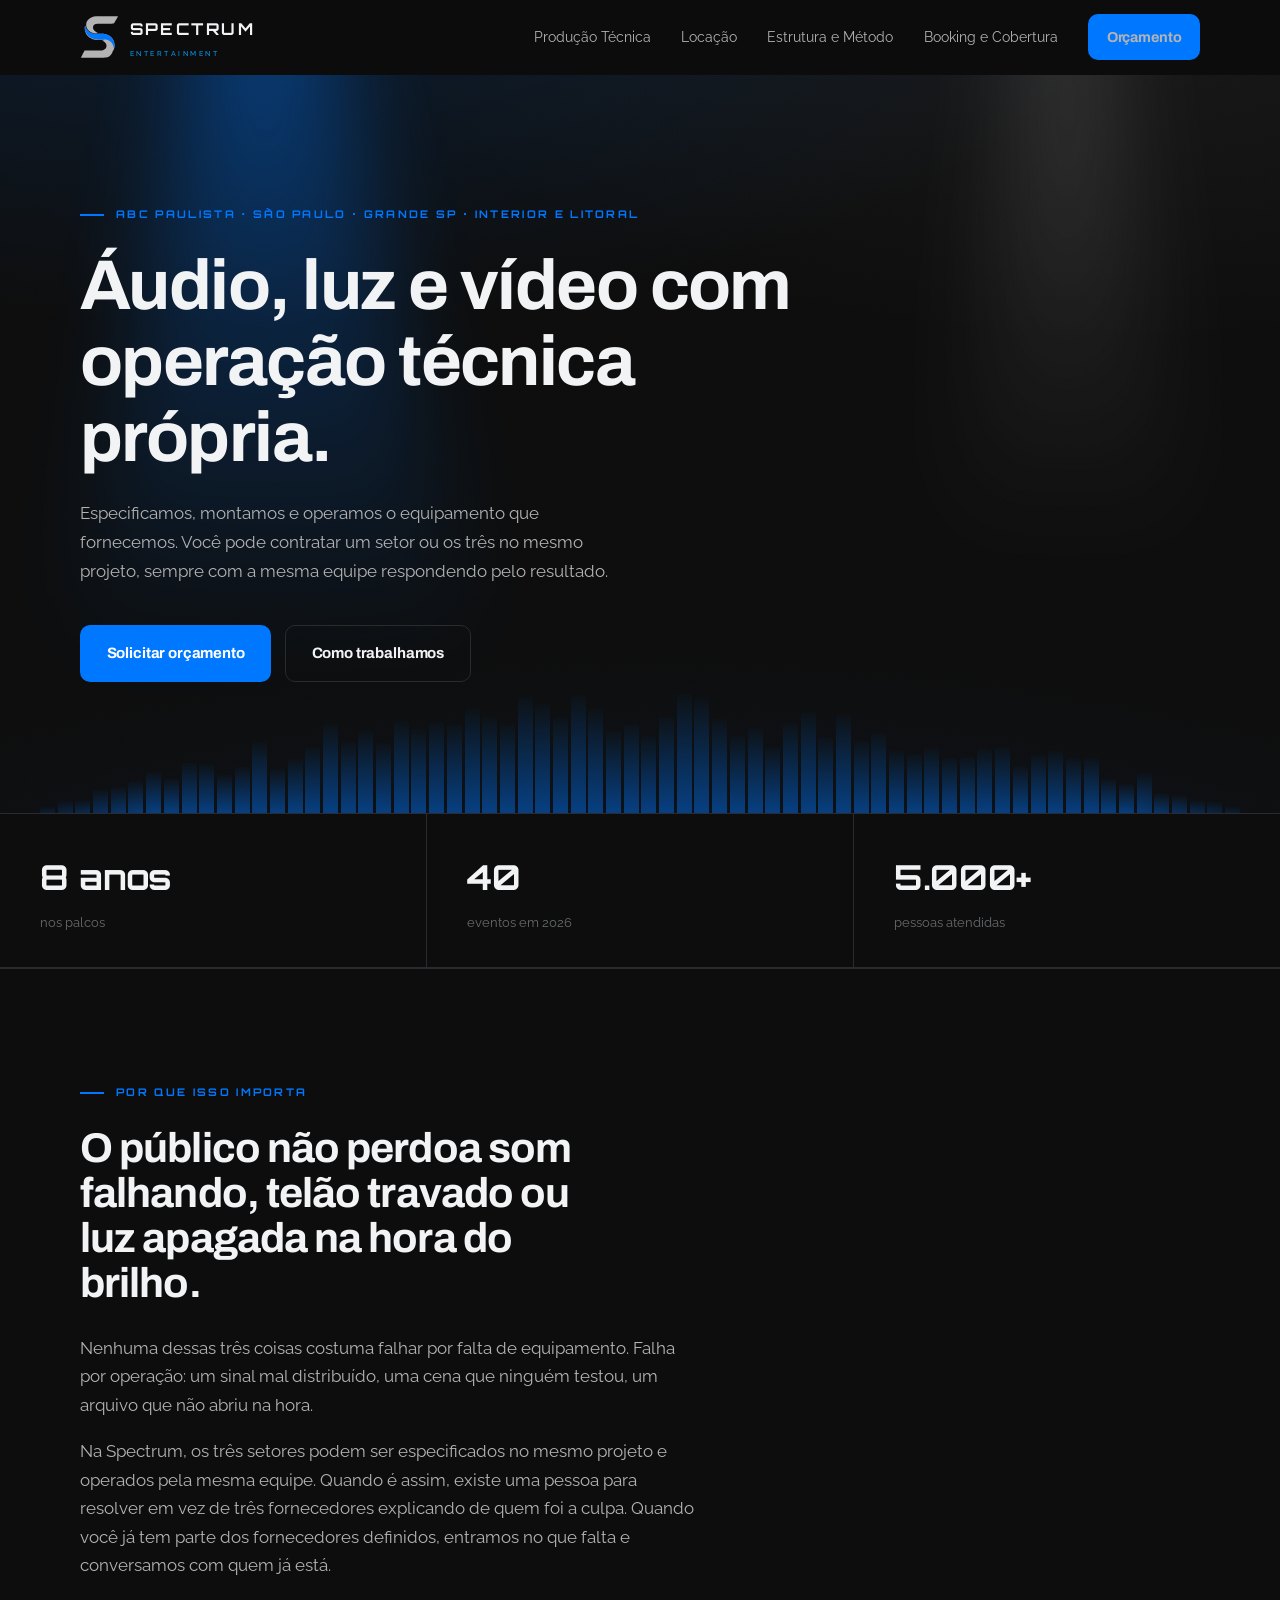
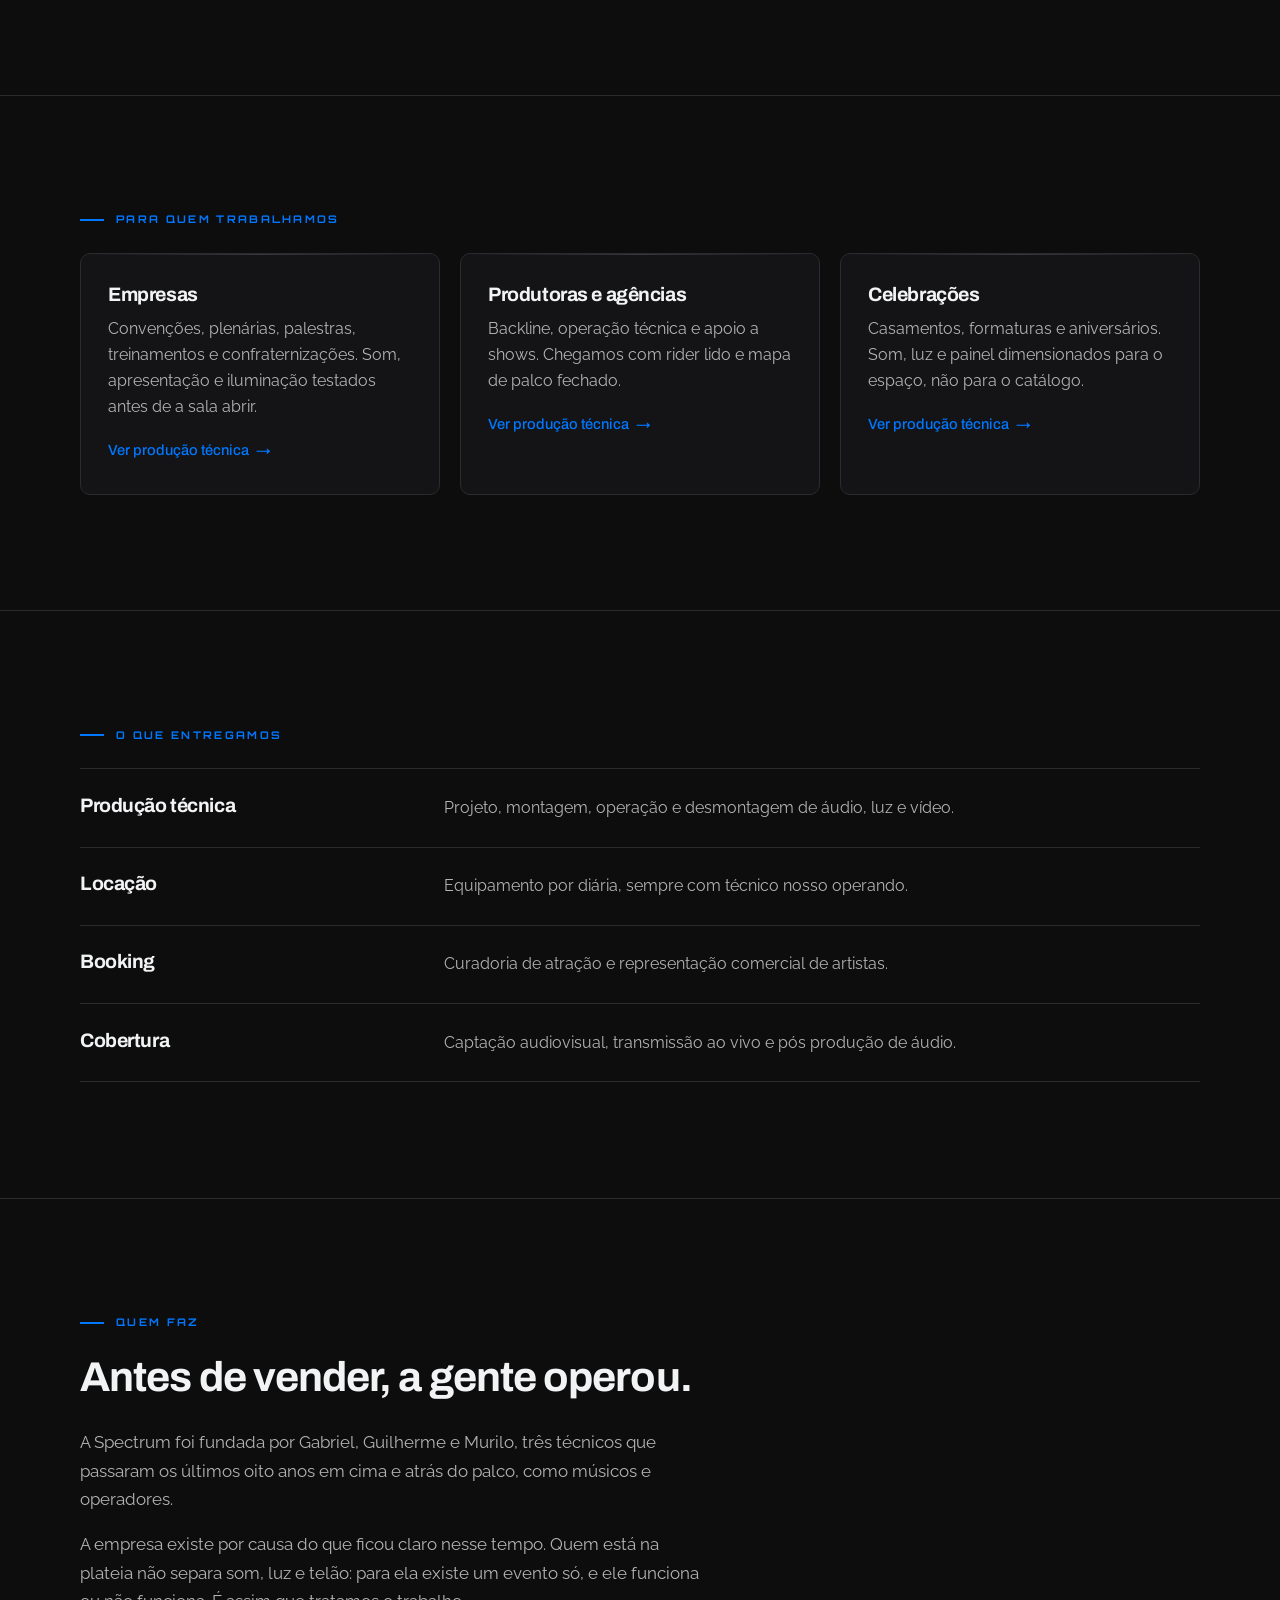
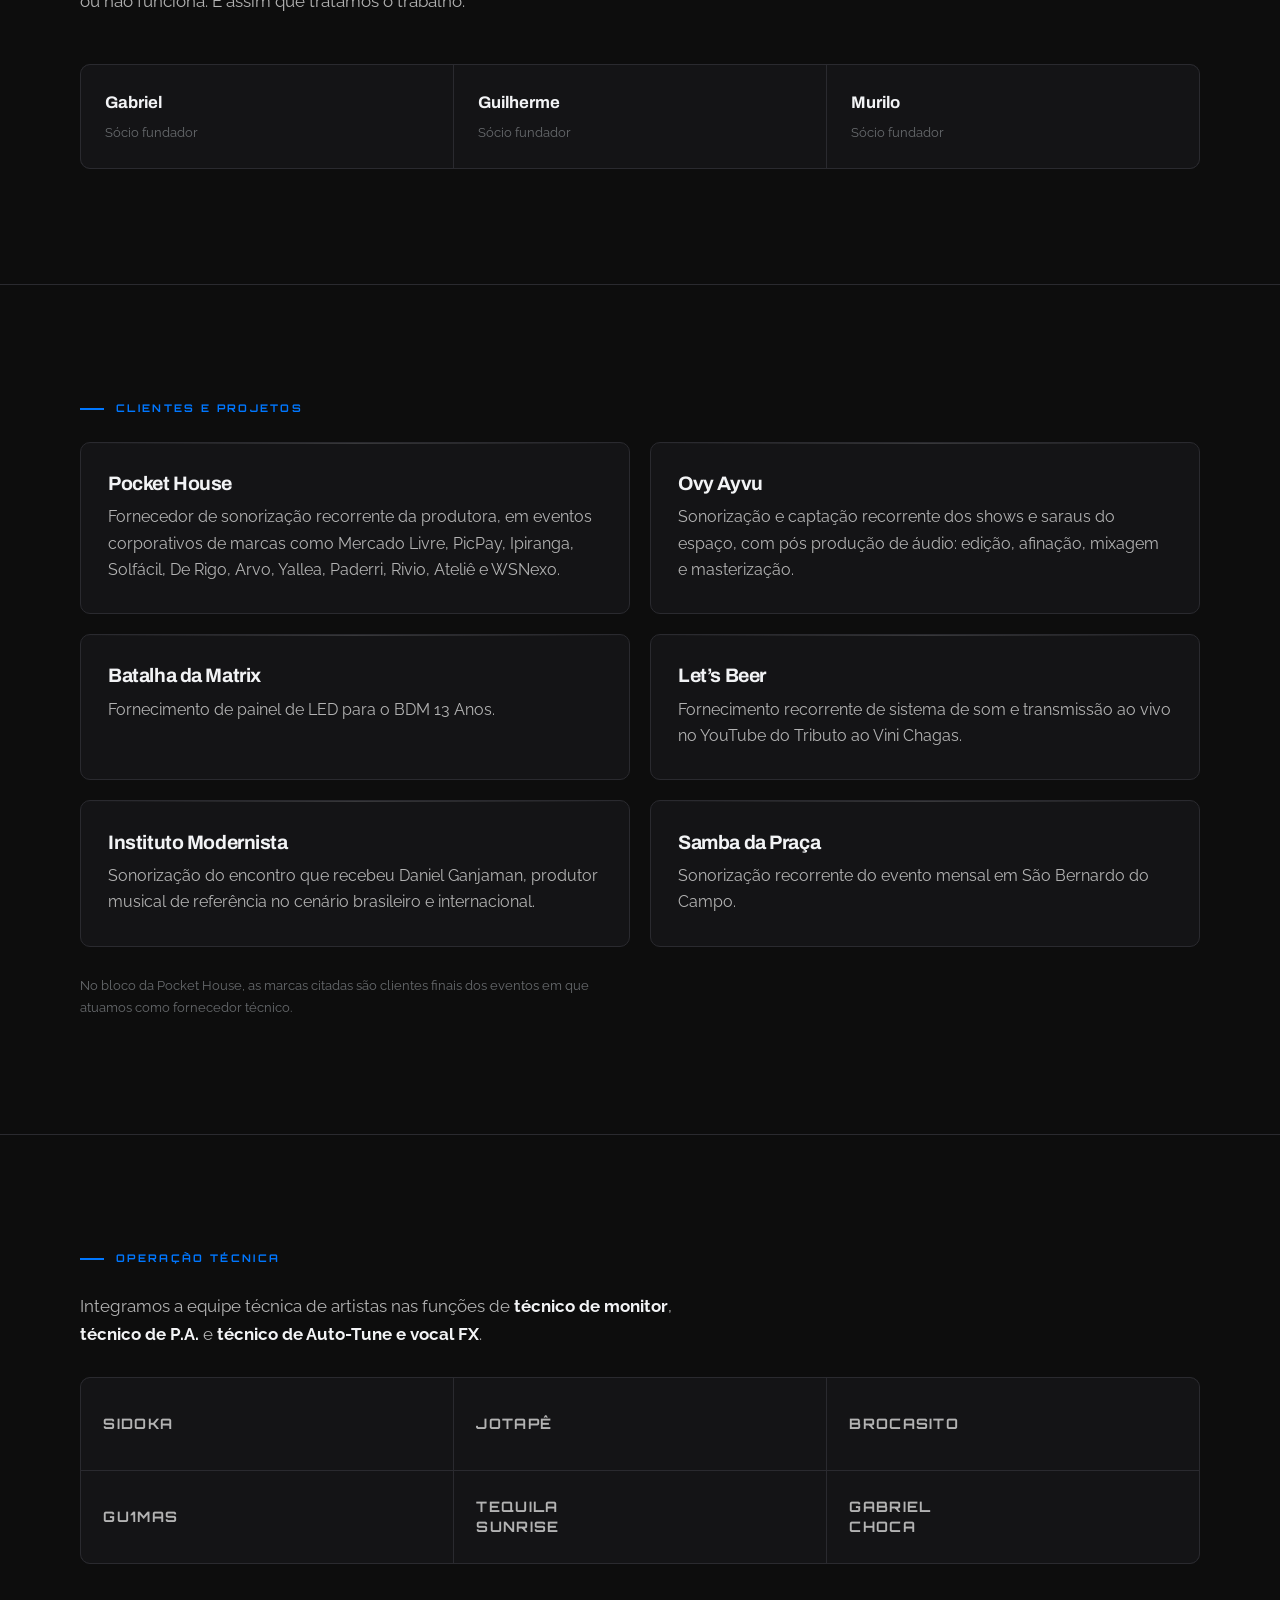
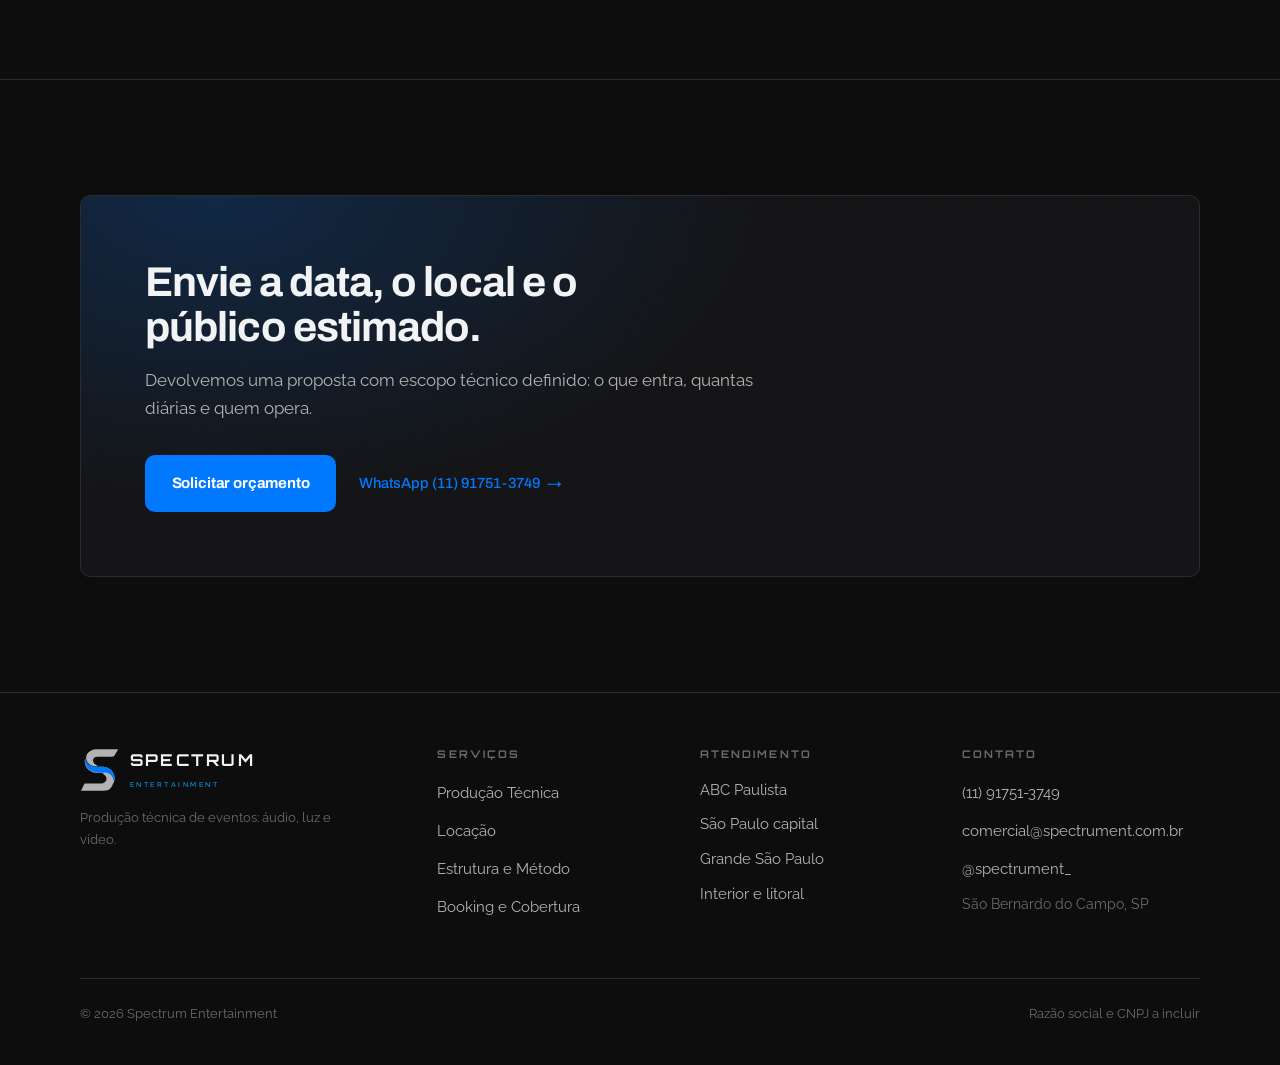
<file: index.html>
<!DOCTYPE html>
<html lang="pt-BR">
<head>
<meta charset="utf-8">
<meta name="viewport" content="width=device-width, initial-scale=1">
<title>Spectrum, produção técnica de eventos no ABC e em São Paulo</title>
<meta name="description" content="Áudio, luz e vídeo com operação técnica própria. Produção, locação, booking e cobertura no ABC Paulista, São Paulo, interior e litoral.">
<link rel="canonical" href="https://spectrument.com.br/">
<meta name="theme-color" content="#0D0D0D">

<meta property="og:type" content="website">
<meta property="og:title" content="Spectrum, produção técnica de eventos">
<meta property="og:description" content="Áudio, luz e vídeo com operação técnica própria.">
<meta property="og:url" content="https://spectrument.com.br/">
<meta property="og:locale" content="pt_BR">

<link rel="icon" href="assets/logo/spectrum-simbolo.svg" type="image/svg+xml">
<link rel="icon" href="assets/logo/icone-32.png" sizes="32x32">
<link rel="apple-touch-icon" href="assets/logo/icone-180.png">

<link rel="preconnect" href="https://fonts.googleapis.com">
<link rel="preconnect" href="https://fonts.gstatic.com" crossorigin>
<link href="https://fonts.googleapis.com/css2?family=Archivo:wght@500;700&family=Orbitron:wght@700&family=Raleway:wght@400;500&display=swap" rel="stylesheet">

<link rel="stylesheet" href="assets/css/styles.css">
<link rel="stylesheet" href="assets/css/media.css">

<script type="application/ld+json">
{
  "@context":"https://schema.org",
  "@type":"LocalBusiness",
  "name":"Spectrum Entertainment",
  "description":"Produção técnica de eventos: áudio, luz e vídeo, com operação própria.",
  "url":"https://spectrument.com.br/",
  "email":"comercial@spectrument.com.br",
  "telephone":"+5511917513749",
  "address":{"@type":"PostalAddress","addressLocality":"São Bernardo do Campo","addressRegion":"SP","addressCountry":"BR"},
  "areaServed":["ABC Paulista","São Paulo","Grande São Paulo","Interior de São Paulo","Litoral de São Paulo"]
}
</script>
</head>
<body>

<a href="#conteudo" class="sr">Pular para o conteúdo</a>

<!-- ================= CABEÇALHO ================= -->
<header class="topo">
  <div class="wrap topo__in">
    <a class="marca" href="index.html" aria-label="Spectrum Entertainment, página inicial">
      <span class="marca__simbolo" aria-hidden="true"></span>
      <span>
        <span class="marca__nome">SPECTRUM</span>
        <span class="marca__desc">Entertainment</span>
      </span>
    </a>

    <button class="menu-btn" aria-expanded="false" aria-controls="nav" aria-label="Abrir menu">
      <svg viewBox="0 0 24 24" fill="none" stroke="currentColor" stroke-width="1.8">
        <path d="M3 6h18M3 12h18M3 18h18"/>
      </svg>
    </button>

    <nav class="nav" id="nav" data-aberto="0">
      <a href="producao-tecnica.html">Produção Técnica</a>
      <a href="locacao.html">Locação</a>
      <a href="estrutura-e-metodo.html">Estrutura e Método</a>
      <a href="booking-e-cobertura.html">Booking e Cobertura</a>
      <a class="btn btn--primario btn--pequeno" href="contato.html">Orçamento</a>
    </nav>
  </div>
</header>

<main id="conteudo">

  <!-- ================= HERO ================= -->
  <section class="hero grao">
    <div class="wrap hero__in">
      <p class="rotulo">ABC Paulista · São Paulo · Grande SP · Interior e Litoral</p>
      <h1>Áudio, luz e vídeo com operação técnica própria.</h1>
      <p class="hero__sub">
        Especificamos, montamos e operamos o equipamento que fornecemos. Você pode
        contratar um setor ou os três no mesmo projeto, sempre com a mesma equipe
        respondendo pelo resultado.
      </p>
      <div class="hero__acoes">
        <a class="btn btn--primario" href="contato.html">Solicitar orçamento</a>
        <a class="btn btn--secundario" href="estrutura-e-metodo.html">Como trabalhamos</a>
      </div>
    </div>
    <div class="feixes" aria-hidden="true"><i></i><i></i></div>
    <div class="espectro" aria-hidden="true"></div>
  </section>

  <!-- ================= RÉGUA DE DADOS ================= -->
  <section class="dados" aria-label="Números da operação">
    <div><b>8 anos</b><span>nos palcos</span></div>
    <div><b>40</b><span>eventos em 2026</span></div>
    <div><b>5.000+</b><span>pessoas atendidas</span></div>
  </section>

  <!-- ================= O QUE COSTUMA DAR ERRADO ================= -->
  <section class="secao">
    <div class="wrap" data-revela>
      <p class="rotulo">Por que isso importa</p>
      <h2 style="font-size:var(--t-h2);max-width:22ch">
        O público não perdoa som falhando, telão travado ou luz apagada na hora do brilho.
      </h2>
      <div class="medida mt-m">
        <p style="color:var(--prata)">
          Nenhuma dessas três coisas costuma falhar por falta de equipamento. Falha por
          operação: um sinal mal distribuído, uma cena que ninguém testou, um arquivo que
          não abriu na hora.
        </p>
        <p style="color:var(--prata);margin-top:1.1rem">
          Na Spectrum, os três setores podem ser especificados no mesmo projeto e operados
          pela mesma equipe. Quando é assim, existe uma pessoa para resolver em vez de três
          fornecedores explicando de quem foi a culpa. Quando você já tem parte dos
          fornecedores definidos, entramos no que falta e conversamos com quem já está.
        </p>
      </div>
    </div>
  </section>

  <!-- ================= TRÊS PORTAS ================= -->
  <section class="secao">
    <div class="wrap">
      <p class="rotulo" data-revela>Para quem trabalhamos</p>
      <div class="grade grade--3" data-revela>

        <article class="card" id="porta-empresas">
          <h3>Empresas</h3>
          <p>Convenções, plenárias, palestras, treinamentos e confraternizações. Som,
             apresentação e iluminação testados antes de a sala abrir.</p>
          <a class="link-seta" href="producao-tecnica.html#empresas">Ver produção técnica</a>
        </article>

        <article class="card" id="porta-agencias">
          <h3>Produtoras e agências</h3>
          <p>Backline, operação técnica e apoio a shows. Chegamos com rider lido e mapa de
             palco fechado.</p>
          <a class="link-seta" href="producao-tecnica.html#agencias">Ver produção técnica</a>
        </article>

        <article class="card" id="porta-celebracoes">
          <h3>Celebrações</h3>
          <p>Casamentos, formaturas e aniversários. Som, luz e painel dimensionados para o
             espaço, não para o catálogo.</p>
          <a class="link-seta" href="producao-tecnica.html#celebracoes">Ver produção técnica</a>
        </article>

      </div>
    </div>
  </section>

  <!-- ================= SERVIÇOS ================= -->
  <section class="secao">
    <div class="wrap" data-revela>
      <p class="rotulo">O que entregamos</p>
      <ul class="lista-linhas">
        <li>
          <h3>Produção técnica</h3>
          <p>Projeto, montagem, operação e desmontagem de áudio, luz e vídeo.</p>
        </li>
        <li>
          <h3>Locação</h3>
          <p>Equipamento por diária, sempre com técnico nosso operando.</p>
        </li>
        <li>
          <h3>Booking</h3>
          <p>Curadoria de atração e representação comercial de artistas.</p>
        </li>
        <li>
          <h3>Cobertura</h3>
          <p>Captação audiovisual, transmissão ao vivo e pós produção de áudio.</p>
        </li>
      </ul>
    </div>
  </section>

  <!-- ================= ORIGEM ================= -->
  <section class="secao">
    <div class="wrap" data-revela>
      <p class="rotulo">Quem faz</p>
      <h2 style="font-size:var(--t-h2)">Antes de vender, a gente operou.</h2>
      <div class="medida mt-m">
        <p style="color:var(--prata)">
          A Spectrum foi fundada por Gabriel, Guilherme e Murilo, três técnicos que passaram
          os últimos oito anos em cima e atrás do palco, como músicos e operadores.
        </p>
        <p class="mt-s" style="color:var(--prata)">
          A empresa existe por causa do que ficou claro nesse tempo. Quem está na plateia não
          separa som, luz e telão: para ela existe um evento só, e ele funciona ou não
          funciona. É assim que tratamos o trabalho.
        </p>
      </div>

      <ul class="socios mt-l">
        <li><b>Gabriel</b><span>Sócio fundador</span></li>
        <li><b>Guilherme</b><span>Sócio fundador</span></li>
        <li><b>Murilo</b><span>Sócio fundador</span></li>
      </ul>
    </div>
  </section>

  <!-- ================= ONDE JÁ OPERAMOS ================= -->
  <section class="secao">
    <div class="wrap">
      <p class="rotulo" data-revela>Clientes e projetos</p>

      <div class="grade grade--2" data-revela>
        <article class="card">
          <h3>Pocket House</h3>
          <p>Fornecedor de sonorização recorrente da produtora, em eventos corporativos de
             marcas como Mercado Livre, PicPay, Ipiranga, Solfácil, De Rigo, Arvo, Yallea,
             Paderri, Rivio, Ateliê e WSNexo.</p>
        </article>
        <article class="card">
          <h3>Ovy Ayvu</h3>
          <p>Sonorização e captação recorrente dos shows e saraus do espaço, com pós produção
             de áudio: edição, afinação, mixagem e masterização.</p>
        </article>
        <article class="card">
          <h3>Batalha da Matrix</h3>
          <p>Fornecimento de painel de LED para o BDM 13 Anos.</p>
        </article>
        <article class="card">
          <h3>Let’s Beer</h3>
          <p>Fornecimento recorrente de sistema de som e transmissão ao vivo no YouTube do
             Tributo ao Vini Chagas.</p>
        </article>
        <article class="card">
          <h3>Instituto Modernista</h3>
          <p>Sonorização do encontro que recebeu Daniel Ganjaman, produtor musical de
             referência no cenário brasileiro e internacional.</p>
        </article>
        <article class="card">
          <h3>Samba da Praça</h3>
          <p>Sonorização recorrente do evento mensal em São Bernardo do Campo.</p>
        </article>
      </div>

      <p class="mt-m" style="color:var(--cinza);font-size:var(--t-mini);max-width:70ch">
        No bloco da Pocket House, as marcas citadas são clientes finais dos eventos em que
        atuamos como fornecedor técnico.
      </p>
    </div>
  </section>

  <!-- ================= EQUIPE INTERNA DE ARTISTAS ================= -->
  <section class="secao">
    <div class="wrap" data-revela>
      <p class="rotulo">Operação técnica</p>
      <div class="medida">
        <p style="color:var(--prata)">
          Integramos a equipe técnica de artistas nas funções de
          <strong style="color:var(--texto)">técnico de monitor</strong>,
          <strong style="color:var(--texto)">técnico de P.A.</strong> e
          <strong style="color:var(--texto)">técnico de Auto-Tune e vocal FX</strong>.
        </p>
      </div>
      <div class="parede mt-m">
        <div><b>SIDOKA</b></div>
        <div><b>JOTAPÊ</b></div>
        <div><b>BROCASITO</b></div>
        <div><b>GU1MAS</b></div>
        <div><b>TEQUILA<br>SUNRISE</b></div>
        <div><b>GABRIEL<br>CHOCA</b></div>
      </div>
    </div>
  </section>

  <!-- ================= CHAMADA FINAL ================= -->
  <section class="secao">
    <div class="wrap">
      <div class="chamada grao" data-revela>
        <h2>Envie a data, o local e o público estimado.</h2>
        <p class="mt-s medida" style="color:var(--prata)">
          Devolvemos uma proposta com escopo técnico definido: o que entra, quantas diárias
          e quem opera.
        </p>
        <div class="chamada__acoes">
          <a class="btn btn--primario" href="contato.html">Solicitar orçamento</a>
          <a class="link-seta" href="https://wa.me/5511917513749" rel="noopener">
            WhatsApp (11) 91751-3749
          </a>
        </div>
      </div>
    </div>
  </section>

</main>

<!-- ================= RODAPÉ ================= -->
<footer class="rodape">
  <div class="wrap">
    <div class="rodape__grade">
      <div>
        <a class="marca" href="index.html" aria-label="Spectrum Entertainment">
          <span class="marca__simbolo" aria-hidden="true"></span>
          <span>
            <span class="marca__nome">SPECTRUM</span>
            <span class="marca__desc">Entertainment</span>
          </span>
        </a>
        <p class="mt-s" style="color:var(--cinza);font-size:var(--t-mini);max-width:34ch">
          Produção técnica de eventos: áudio, luz e vídeo.
        </p>
      </div>

      <div>
        <h4>Serviços</h4>
        <ul>
          <li><a href="producao-tecnica.html">Produção Técnica</a></li>
          <li><a href="locacao.html">Locação</a></li>
          <li><a href="estrutura-e-metodo.html">Estrutura e Método</a></li>
          <li><a href="booking-e-cobertura.html">Booking e Cobertura</a></li>
        </ul>
      </div>

      <div>
        <h4>Atendimento</h4>
        <ul style="color:var(--prata);font-size:.93rem">
          <li>ABC Paulista</li>
          <li>São Paulo capital</li>
          <li>Grande São Paulo</li>
          <li>Interior e litoral</li>
        </ul>
      </div>

      <div>
        <h4>Contato</h4>
        <ul>
          <li><a href="https://wa.me/5511917513749" rel="noopener">(11) 91751-3749</a></li>
          <li><a href="mailto:comercial@spectrument.com.br">comercial@spectrument.com.br</a></li>
          <li><a href="https://instagram.com/spectrument_" rel="noopener">@spectrument_</a></li>
          <li style="color:var(--cinza);font-size:.9rem">São Bernardo do Campo, SP</li>
        </ul>
      </div>
    </div>

    <div class="rodape__fim">
      <span>© 2026 Spectrum Entertainment</span>
      <span>Razão social e CNPJ a incluir</span>
    </div>
  </div>
</footer>

<script src="assets/js/main.js" defer></script>
</body>
</html>
</file>
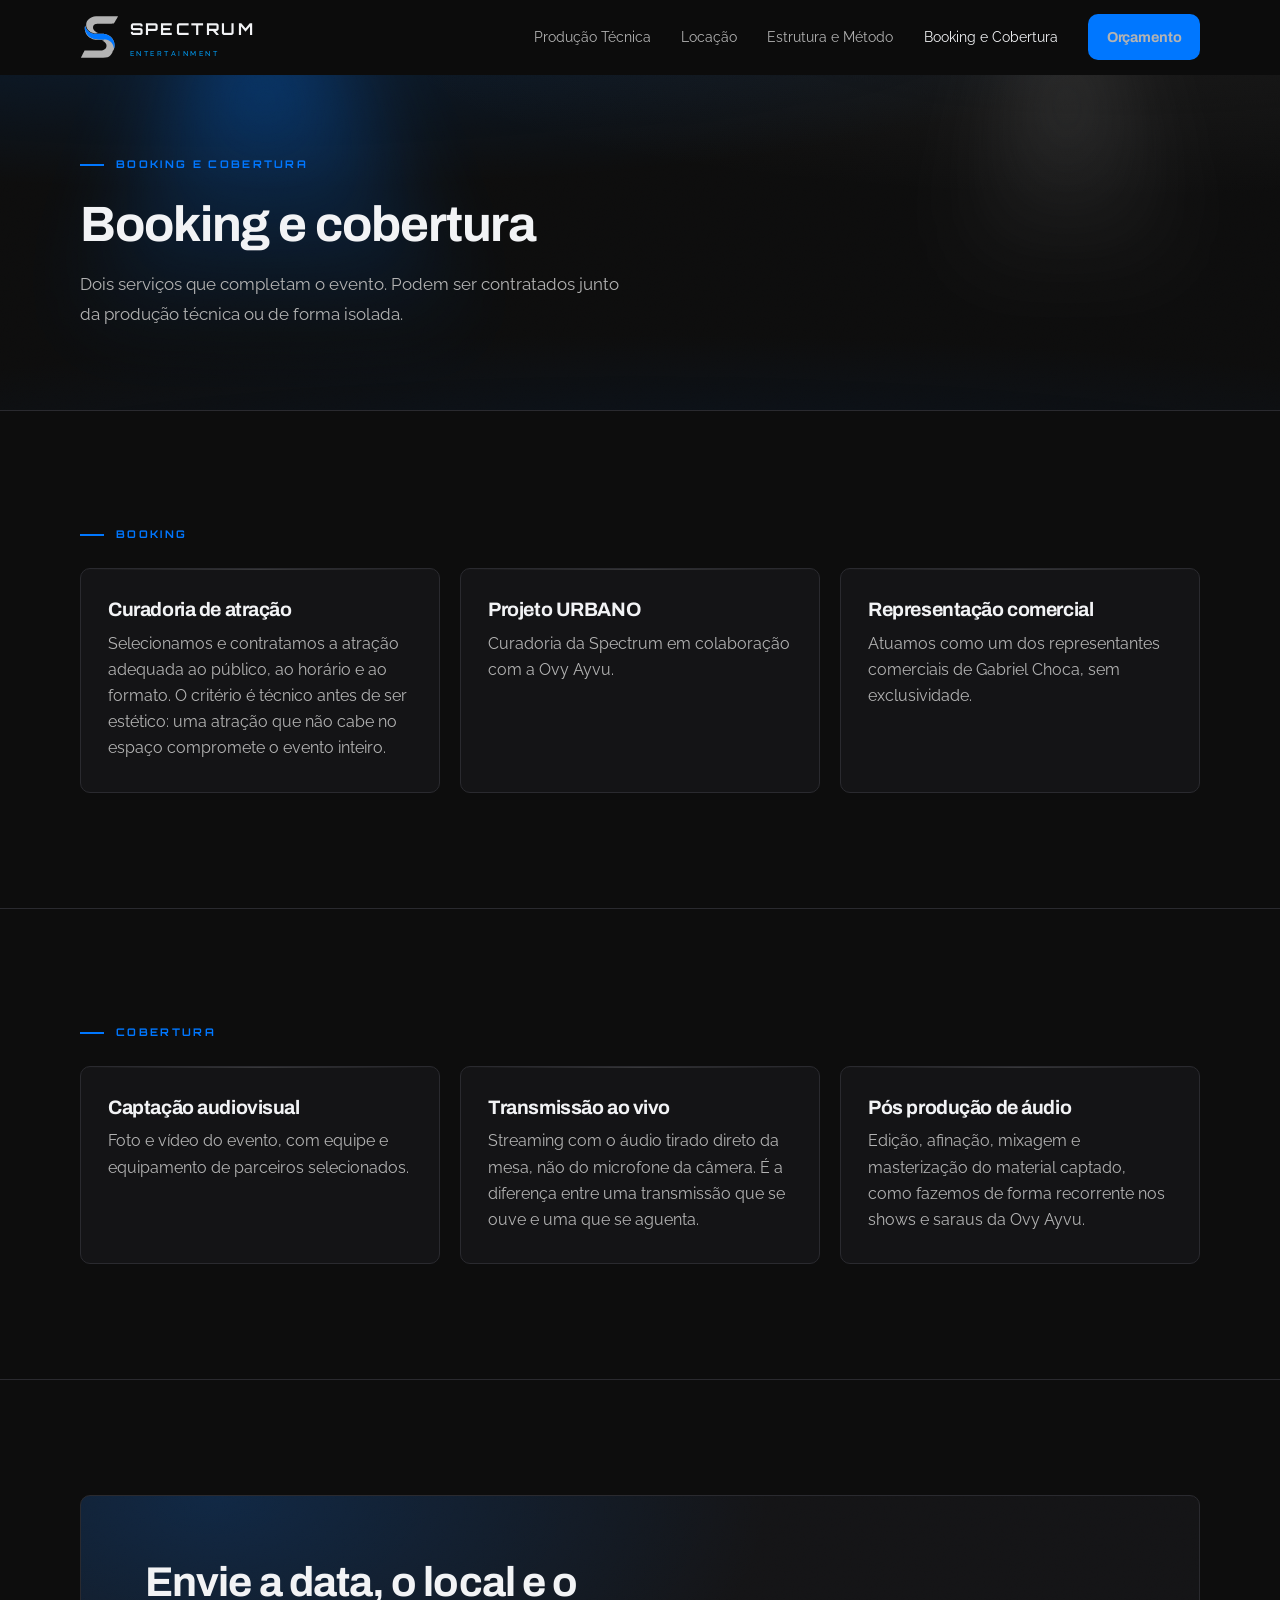
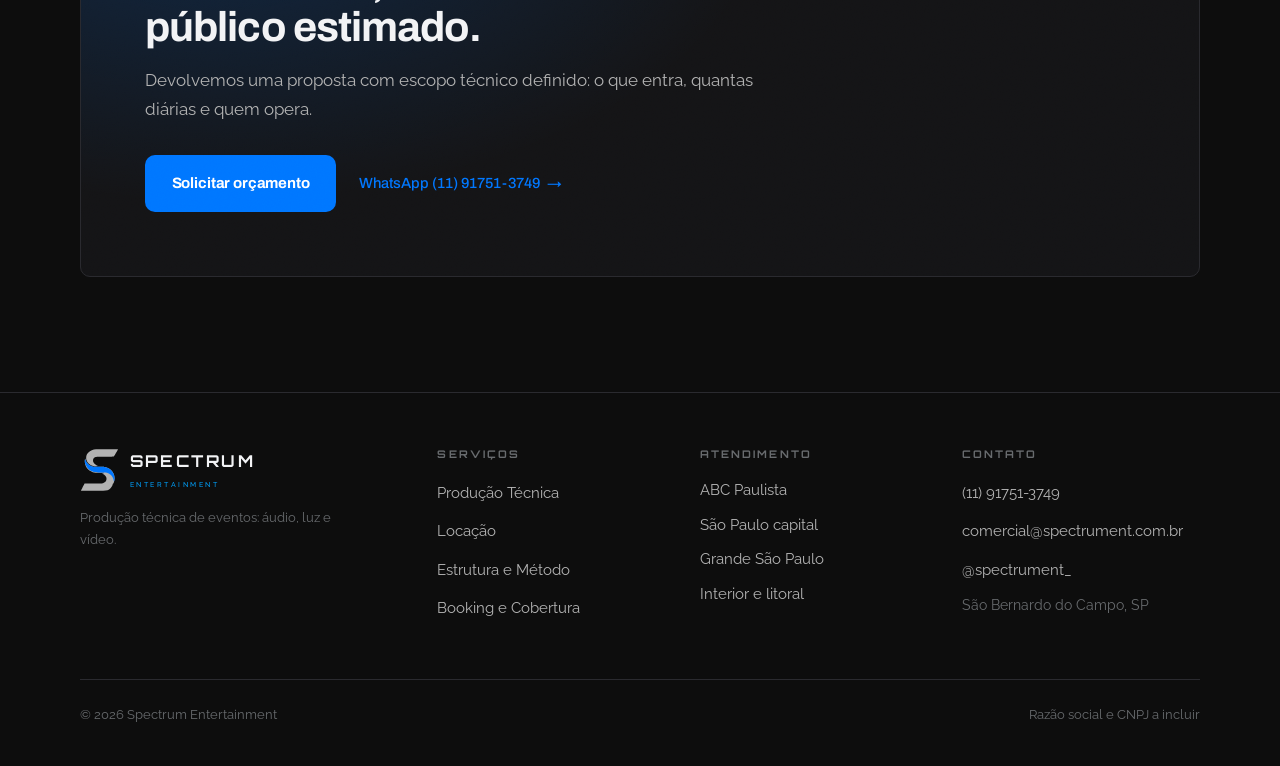
<file: booking-e-cobertura.html>
<!DOCTYPE html>
<html lang="pt-BR">
<head>
<meta charset="utf-8">
<meta name="viewport" content="width=device-width, initial-scale=1">
<title>Booking de artistas e cobertura de eventos, Spectrum</title>
<meta name="description" content="Curadoria e representação comercial de artistas, captação, pós produção de áudio e transmissão ao vivo.">
<link rel="canonical" href="https://spectrument.com.br/booking-e-cobertura.html">
<meta name="theme-color" content="#0D0D0D">
<meta property="og:type" content="website">
<meta property="og:title" content="Booking de artistas e cobertura de eventos, Spectrum">
<meta property="og:description" content="Curadoria e representação comercial de artistas, captação, pós produção de áudio e transmissão ao vivo.">
<meta property="og:url" content="https://spectrument.com.br/booking-e-cobertura.html">
<meta property="og:locale" content="pt_BR">
<link rel="icon" href="assets/logo/spectrum-simbolo.svg" type="image/svg+xml">
<link rel="icon" href="assets/logo/icone-32.png" sizes="32x32">
<link rel="apple-touch-icon" href="assets/logo/icone-180.png">
<link rel="preconnect" href="https://fonts.googleapis.com">
<link rel="preconnect" href="https://fonts.gstatic.com" crossorigin>
<link href="https://fonts.googleapis.com/css2?family=Archivo:wght@500;700&family=Orbitron:wght@700&family=Raleway:wght@400;500&display=swap" rel="stylesheet">
<link rel="stylesheet" href="assets/css/styles.css">
<link rel="stylesheet" href="assets/css/media.css">
</head>
<body>
<a href="#conteudo" class="sr">Pular para o conteúdo</a>

<header class="topo">
  <div class="wrap topo__in">
    <a class="marca" href="index.html" aria-label="Spectrum Entertainment, página inicial">
      <span class="marca__simbolo" aria-hidden="true"></span>
      <span>
        <span class="marca__nome">SPECTRUM</span>
        <span class="marca__desc">Entertainment</span>
      </span>
    </a>
    <button class="menu-btn" aria-expanded="false" aria-controls="nav" aria-label="Abrir menu">
      <svg viewBox="0 0 24 24" fill="none" stroke="currentColor" stroke-width="1.8">
        <path d="M3 6h18M3 12h18M3 18h18"/>
      </svg>
    </button>
    <nav class="nav" id="nav" data-aberto="0">
      <a href="producao-tecnica.html">Produção Técnica</a>
      <a href="locacao.html">Locação</a>
      <a href="estrutura-e-metodo.html">Estrutura e Método</a>
      <a href="booking-e-cobertura.html" aria-current="page">Booking e Cobertura</a>
      <a class="btn btn--primario btn--pequeno" href="contato.html">Orçamento</a>
    </nav>
  </div>
</header>

<main id="conteudo">

  <section class="hero hero--pagina grao">
    <div class="feixes" aria-hidden="true"><i></i><i></i></div>
    <div class="wrap hero__in">
      <p class="rotulo">Booking e cobertura</p>
      <h1>Booking e cobertura</h1>
      <p class="hero__sub">Dois serviços que completam o evento. Podem ser contratados junto da produção técnica ou de forma isolada.</p>
    </div>
  </section>

  <section class="secao">
    <div class="wrap">
      <p class="rotulo" data-revela>Booking</p>
      <div class="grade grade--3" data-revela>
        <article class="card">
          <h3>Curadoria de atração</h3>
          <p>Selecionamos e contratamos a atração adequada ao público, ao horário e ao formato.
             O critério é técnico antes de ser estético: uma atração que não cabe no espaço
             compromete o evento inteiro.</p>
        </article>
        <article class="card">
          <h3>Projeto URBANO</h3>
          <p>Curadoria da Spectrum em colaboração com a Ovy Ayvu.</p>
        </article>
        <article class="card">
          <h3>Representação comercial</h3>
          <p>Atuamos como um dos representantes comerciais de Gabriel Choca, sem
             exclusividade.</p>
        </article>
      </div>
    </div>
  </section>

  <section class="secao">
    <div class="wrap">
      <p class="rotulo" data-revela>Cobertura</p>
      <div class="grade grade--3" data-revela>
        <article class="card">
          <h3>Captação audiovisual</h3>
          <p>Foto e vídeo do evento, com equipe e equipamento de parceiros selecionados.</p>
        </article>
        <article class="card">
          <h3>Transmissão ao vivo</h3>
          <p>Streaming com o áudio tirado direto da mesa, não do microfone da câmera. É a
             diferença entre uma transmissão que se ouve e uma que se aguenta.</p>
        </article>
        <article class="card">
          <h3>Pós produção de áudio</h3>
          <p>Edição, afinação, mixagem e masterização do material captado, como fazemos de
             forma recorrente nos shows e saraus da Ovy Ayvu.</p>
        </article>
      </div>
    </div>
  </section>
  <section class="secao">
    <div class="wrap">
      <div class="chamada grao" data-revela>
        <h2>Envie a data, o local e o público estimado.</h2>
        <p class="mt-s medida" style="color:var(--prata)">
          Devolvemos uma proposta com escopo técnico definido: o que entra, quantas diárias
          e quem opera.
        </p>
        <div class="chamada__acoes">
          <a class="btn btn--primario" href="contato.html">Solicitar orçamento</a>
          <a class="link-seta" href="https://wa.me/5511917513749" rel="noopener">
            WhatsApp (11) 91751-3749
          </a>
        </div>
      </div>
    </div>
  </section>
</main>

<footer class="rodape">
  <div class="wrap">
    <div class="rodape__grade">
      <div>
        <a class="marca" href="index.html" aria-label="Spectrum Entertainment">
          <span class="marca__simbolo" aria-hidden="true"></span>
          <span>
            <span class="marca__nome">SPECTRUM</span>
            <span class="marca__desc">Entertainment</span>
          </span>
        </a>
        <p class="mt-s" style="color:var(--cinza);font-size:var(--t-mini);max-width:34ch">
          Produção técnica de eventos: áudio, luz e vídeo.
        </p>
      </div>
      <div>
        <h4>Serviços</h4>
        <ul>
          <li><a href="producao-tecnica.html">Produção Técnica</a></li>
          <li><a href="locacao.html">Locação</a></li>
          <li><a href="estrutura-e-metodo.html">Estrutura e Método</a></li>
          <li><a href="booking-e-cobertura.html">Booking e Cobertura</a></li>
        </ul>
      </div>
      <div>
        <h4>Atendimento</h4>
        <ul style="color:var(--prata);font-size:.93rem">
          <li>ABC Paulista</li>
          <li>São Paulo capital</li>
          <li>Grande São Paulo</li>
          <li>Interior e litoral</li>
        </ul>
      </div>
      <div>
        <h4>Contato</h4>
        <ul>
          <li><a href="https://wa.me/5511917513749" rel="noopener">(11) 91751-3749</a></li>
          <li><a href="mailto:comercial@spectrument.com.br">comercial@spectrument.com.br</a></li>
          <li><a href="https://instagram.com/spectrument_" rel="noopener">@spectrument_</a></li>
          <li style="color:var(--cinza);font-size:.9rem">São Bernardo do Campo, SP</li>
        </ul>
      </div>
    </div>
    <div class="rodape__fim">
      <span>© 2026 Spectrum Entertainment</span>
      <span>Razão social e CNPJ a incluir</span>
    </div>
  </div>
</footer>

<script src="assets/js/main.js" defer></script>
</body>
</html>
</file>
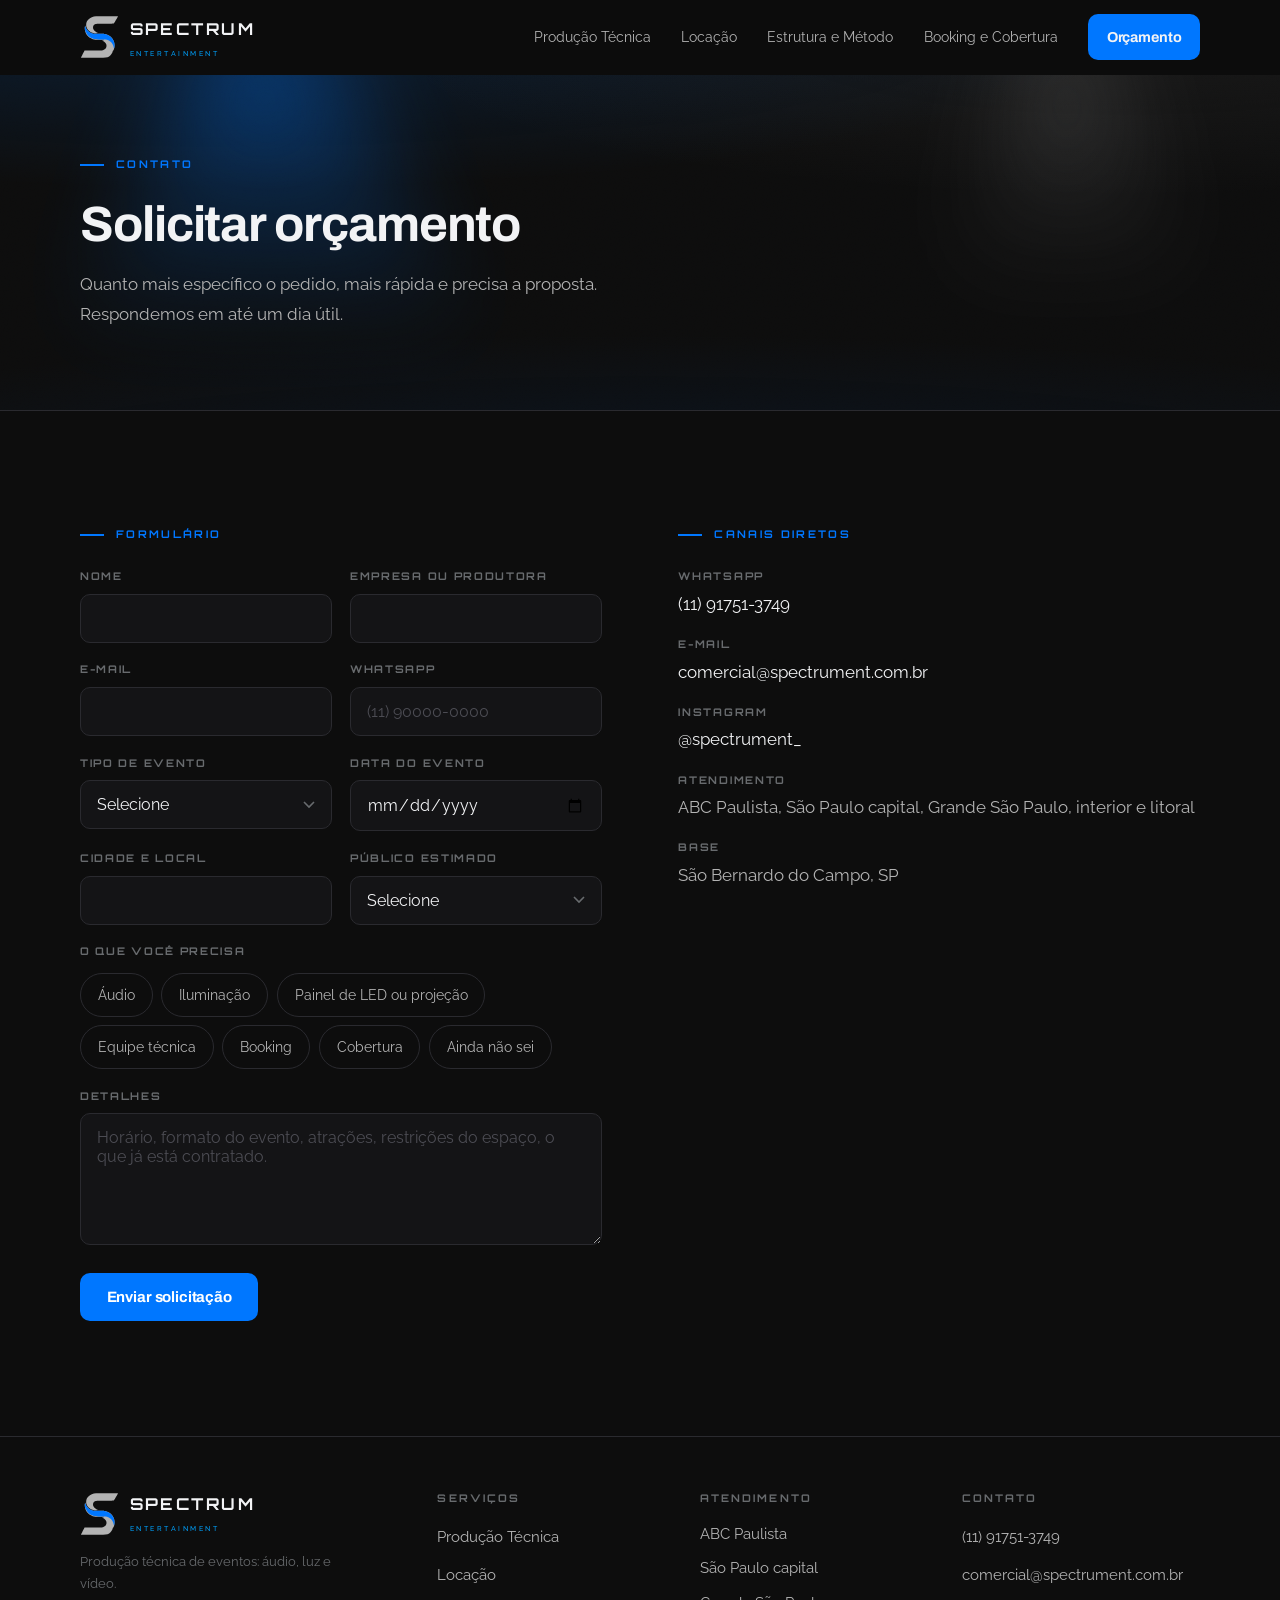
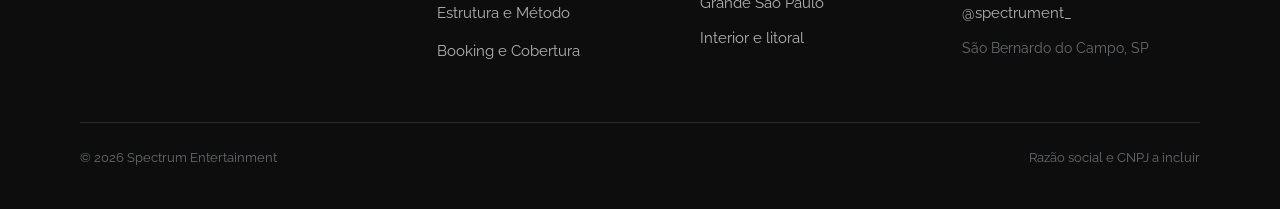
<file: contato.html>
<!DOCTYPE html>
<html lang="pt-BR">
<head>
<meta charset="utf-8">
<meta name="viewport" content="width=device-width, initial-scale=1">
<title>Contato e orçamento, Spectrum</title>
<meta name="description" content="Envie data, local e público estimado. Devolvemos proposta com escopo técnico definido.">
<link rel="canonical" href="https://spectrument.com.br/contato.html">
<meta name="theme-color" content="#0D0D0D">
<meta property="og:type" content="website">
<meta property="og:title" content="Contato e orçamento, Spectrum">
<meta property="og:description" content="Envie data, local e público estimado. Devolvemos proposta com escopo técnico definido.">
<meta property="og:url" content="https://spectrument.com.br/contato.html">
<meta property="og:locale" content="pt_BR">
<link rel="icon" href="assets/logo/spectrum-simbolo.svg" type="image/svg+xml">
<link rel="icon" href="assets/logo/icone-32.png" sizes="32x32">
<link rel="apple-touch-icon" href="assets/logo/icone-180.png">
<link rel="preconnect" href="https://fonts.googleapis.com">
<link rel="preconnect" href="https://fonts.gstatic.com" crossorigin>
<link href="https://fonts.googleapis.com/css2?family=Archivo:wght@500;700&family=Orbitron:wght@700&family=Raleway:wght@400;500&display=swap" rel="stylesheet">
<link rel="stylesheet" href="assets/css/styles.css">
<link rel="stylesheet" href="assets/css/media.css">
</head>
<body>
<a href="#conteudo" class="sr">Pular para o conteúdo</a>

<header class="topo">
  <div class="wrap topo__in">
    <a class="marca" href="index.html" aria-label="Spectrum Entertainment, página inicial">
      <span class="marca__simbolo" aria-hidden="true"></span>
      <span>
        <span class="marca__nome">SPECTRUM</span>
        <span class="marca__desc">Entertainment</span>
      </span>
    </a>
    <button class="menu-btn" aria-expanded="false" aria-controls="nav" aria-label="Abrir menu">
      <svg viewBox="0 0 24 24" fill="none" stroke="currentColor" stroke-width="1.8">
        <path d="M3 6h18M3 12h18M3 18h18"/>
      </svg>
    </button>
    <nav class="nav" id="nav" data-aberto="0">
      <a href="producao-tecnica.html">Produção Técnica</a>
      <a href="locacao.html">Locação</a>
      <a href="estrutura-e-metodo.html">Estrutura e Método</a>
      <a href="booking-e-cobertura.html">Booking e Cobertura</a>
      <a class="btn btn--primario btn--pequeno" href="contato.html" aria-current="page">Orçamento</a>
    </nav>
  </div>
</header>

<main id="conteudo">

  <section class="hero hero--pagina grao">
    <div class="feixes" aria-hidden="true"><i></i><i></i></div>
    <div class="wrap hero__in">
      <p class="rotulo">Contato</p>
      <h1>Solicitar orçamento</h1>
      <p class="hero__sub">Quanto mais específico o pedido, mais rápida e precisa a proposta. Respondemos em até um dia útil.</p>
    </div>
  </section>

  <section class="secao">
    <div class="wrap">
      <div class="grade grade--2" style="gap:clamp(2.5rem,6vw,5rem);align-items:start">

        <div data-revela>
          <p class="rotulo">Formulário</p>
          <form class="form" id="form-orcamento" action="https://api.web3forms.com/submit" method="POST">
            <!-- Troque pela sua chave gratuita em web3forms.com. Ate la o envio falha
                 e o visitante e direcionado ao WhatsApp pela mensagem de erro. -->
            <input type="hidden" name="access_key" value="bd0478e3-39ce-47c7-bf00-c8355e382014">
            <input type="hidden" name="subject" value="Nova solicitação de orçamento pelo site">
            <input type="hidden" name="from_name" value="Site Spectrum">
            <input type="checkbox" name="botcheck" class="sr" tabindex="-1" autocomplete="off">

            <div class="campo">
              <label for="nome">Nome</label>
              <input id="nome" name="Nome" type="text" required autocomplete="name">
            </div>
            <div class="campo">
              <label for="empresa">Empresa ou produtora</label>
              <input id="empresa" name="Empresa" type="text" autocomplete="organization">
            </div>
            <div class="campo">
              <label for="email">E-mail</label>
              <input id="email" name="E-mail" type="email" required autocomplete="email">
            </div>
            <div class="campo">
              <label for="whats">WhatsApp</label>
              <input id="whats" name="WhatsApp" type="tel" required autocomplete="tel"
                     placeholder="(11) 90000-0000">
            </div>
            <div class="campo">
              <label for="tipo">Tipo de evento</label>
              <select id="tipo" name="Tipo de evento" required>
                <option value="">Selecione</option>
                <option>Corporativo</option>
                <option>Show ou festival</option>
                <option>Celebração</option>
                <option>Outro</option>
              </select>
            </div>
            <div class="campo">
              <label for="data">Data do evento</label>
              <input id="data" name="Data" type="date" required>
            </div>
            <div class="campo">
              <label for="local">Cidade e local</label>
              <input id="local" name="Cidade e local" type="text" required>
            </div>
            <div class="campo">
              <label for="publico">Público estimado</label>
              <select id="publico" name="Público estimado" required>
                <option value="">Selecione</option>
                <option>Até 50</option>
                <option>51 a 150</option>
                <option>151 a 300</option>
                <option>301 a 600</option>
                <option>Acima de 600</option>
              </select>
            </div>

            <div class="grupo">
              <span>O que você precisa</span>
              <div class="opcoes">
            <label><input type="checkbox" name="Precisa de" value="Áudio"><span>Áudio</span></label>
            <label><input type="checkbox" name="Precisa de" value="Iluminação"><span>Iluminação</span></label>
            <label><input type="checkbox" name="Precisa de" value="Painel de LED ou projeção"><span>Painel de LED ou projeção</span></label>
            <label><input type="checkbox" name="Precisa de" value="Equipe técnica"><span>Equipe técnica</span></label>
            <label><input type="checkbox" name="Precisa de" value="Booking"><span>Booking</span></label>
            <label><input type="checkbox" name="Precisa de" value="Cobertura"><span>Cobertura</span></label>
            <label><input type="checkbox" name="Precisa de" value="Ainda não sei"><span>Ainda não sei</span></label>
              </div>
            </div>

            <div class="campo campo--largo">
              <label for="detalhes">Detalhes</label>
              <textarea id="detalhes" name="Detalhes"
                placeholder="Horário, formato do evento, atrações, restrições do espaço, o que já está contratado."></textarea>
            </div>

            <div class="form__rodape">
              <button class="btn btn--primario" type="submit">Enviar solicitação</button>
              <p class="form__estado" id="form-estado" role="status" aria-live="polite"></p>
            </div>
          </form>
        </div>

        <div data-revela>
          <p class="rotulo">Canais diretos</p>
          <ul class="contato-canais">
            <li>
              <b>WhatsApp</b>
              <a href="https://wa.me/5511917513749" rel="noopener">(11) 91751-3749</a>
            </li>
            <li>
              <b>E-mail</b>
              <a href="mailto:comercial@spectrument.com.br">comercial@spectrument.com.br</a>
            </li>
            <li>
              <b>Instagram</b>
              <a href="https://instagram.com/spectrument_" rel="noopener">@spectrument_</a>
            </li>
            <li>
              <b>Atendimento</b>
              <span style="color:var(--prata)">ABC Paulista, São Paulo capital, Grande São
              Paulo, interior e litoral</span>
            </li>
            <li>
              <b>Base</b>
              <span style="color:var(--prata)">São Bernardo do Campo, SP</span>
            </li>
          </ul>
        </div>

      </div>
    </div>
  </section>

</main>

<footer class="rodape">
  <div class="wrap">
    <div class="rodape__grade">
      <div>
        <a class="marca" href="index.html" aria-label="Spectrum Entertainment">
          <span class="marca__simbolo" aria-hidden="true"></span>
          <span>
            <span class="marca__nome">SPECTRUM</span>
            <span class="marca__desc">Entertainment</span>
          </span>
        </a>
        <p class="mt-s" style="color:var(--cinza);font-size:var(--t-mini);max-width:34ch">
          Produção técnica de eventos: áudio, luz e vídeo.
        </p>
      </div>
      <div>
        <h4>Serviços</h4>
        <ul>
          <li><a href="producao-tecnica.html">Produção Técnica</a></li>
          <li><a href="locacao.html">Locação</a></li>
          <li><a href="estrutura-e-metodo.html">Estrutura e Método</a></li>
          <li><a href="booking-e-cobertura.html">Booking e Cobertura</a></li>
        </ul>
      </div>
      <div>
        <h4>Atendimento</h4>
        <ul style="color:var(--prata);font-size:.93rem">
          <li>ABC Paulista</li>
          <li>São Paulo capital</li>
          <li>Grande São Paulo</li>
          <li>Interior e litoral</li>
        </ul>
      </div>
      <div>
        <h4>Contato</h4>
        <ul>
          <li><a href="https://wa.me/5511917513749" rel="noopener">(11) 91751-3749</a></li>
          <li><a href="mailto:comercial@spectrument.com.br">comercial@spectrument.com.br</a></li>
          <li><a href="https://instagram.com/spectrument_" rel="noopener">@spectrument_</a></li>
          <li style="color:var(--cinza);font-size:.9rem">São Bernardo do Campo, SP</li>
        </ul>
      </div>
    </div>
    <div class="rodape__fim">
      <span>© 2026 Spectrum Entertainment</span>
      <span>Razão social e CNPJ a incluir</span>
    </div>
  </div>
</footer>

<script src="assets/js/main.js" defer></script>
</body>
</html>
</file>
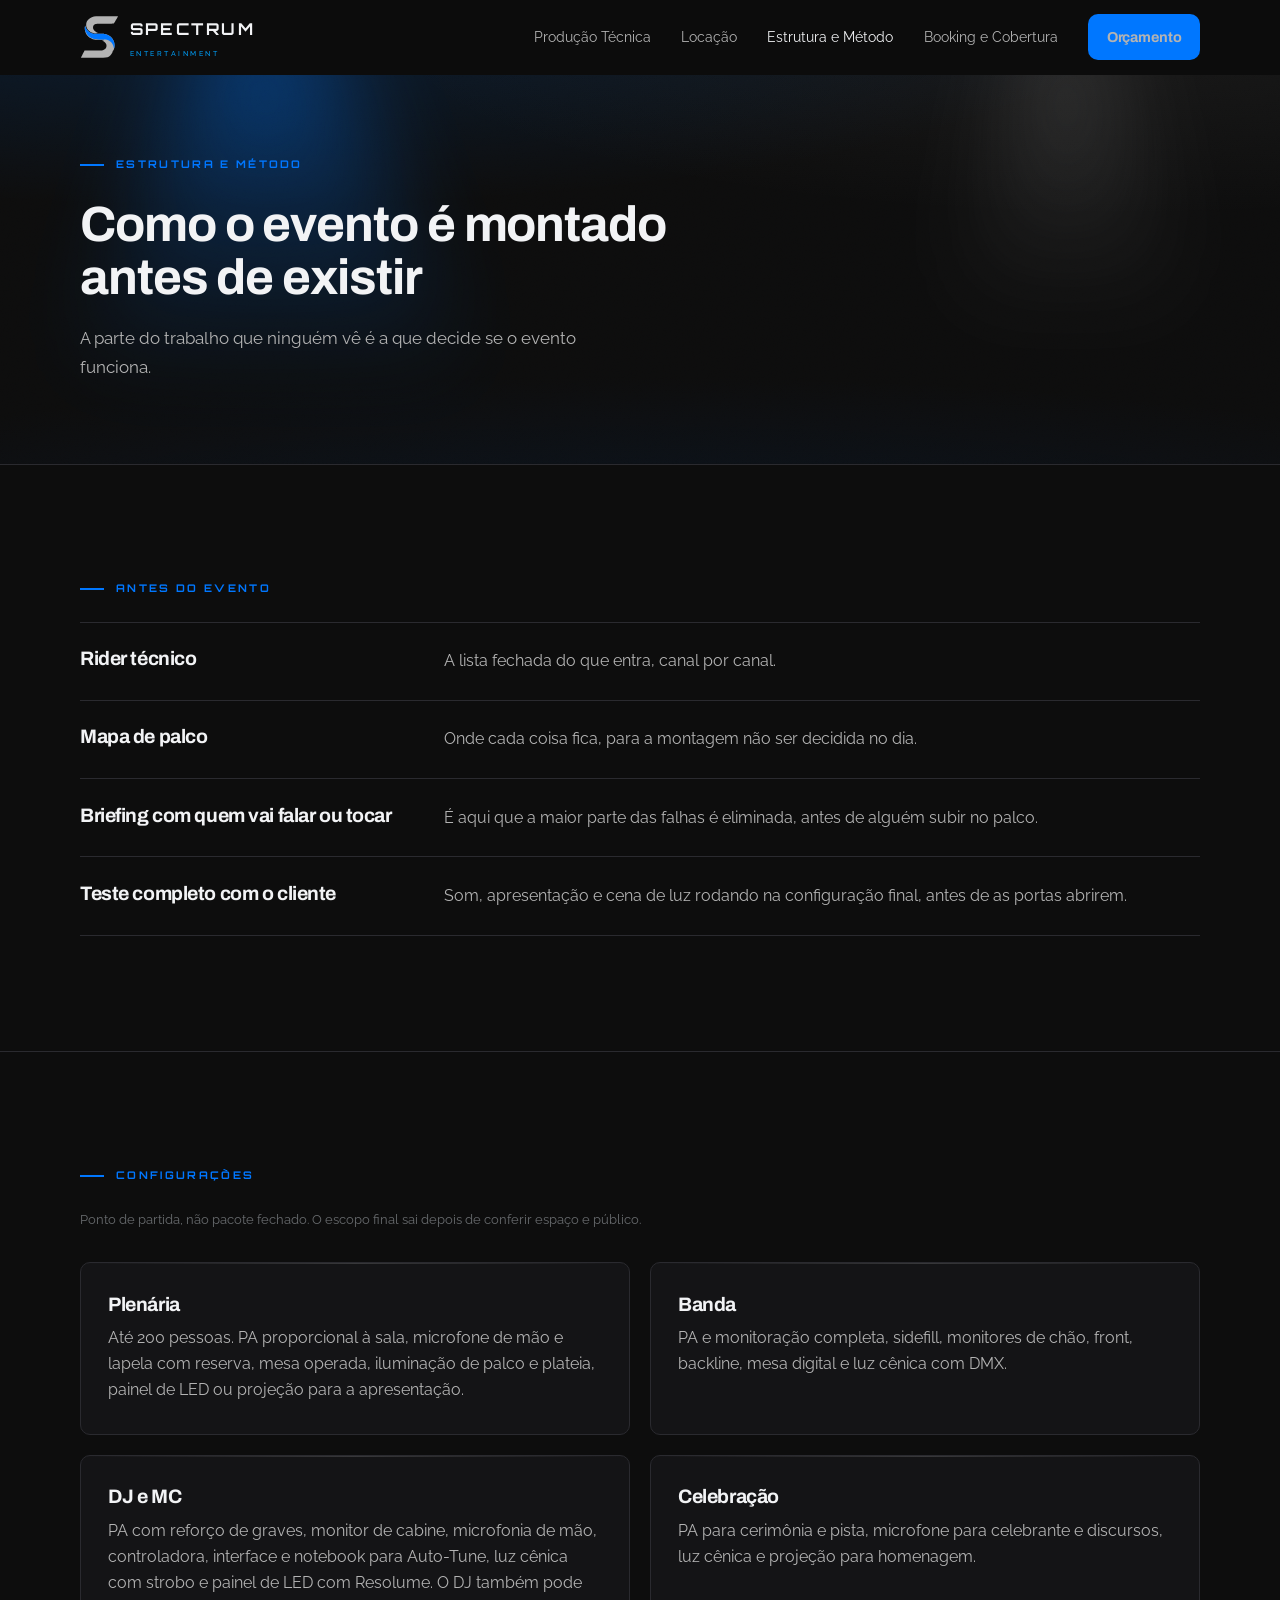
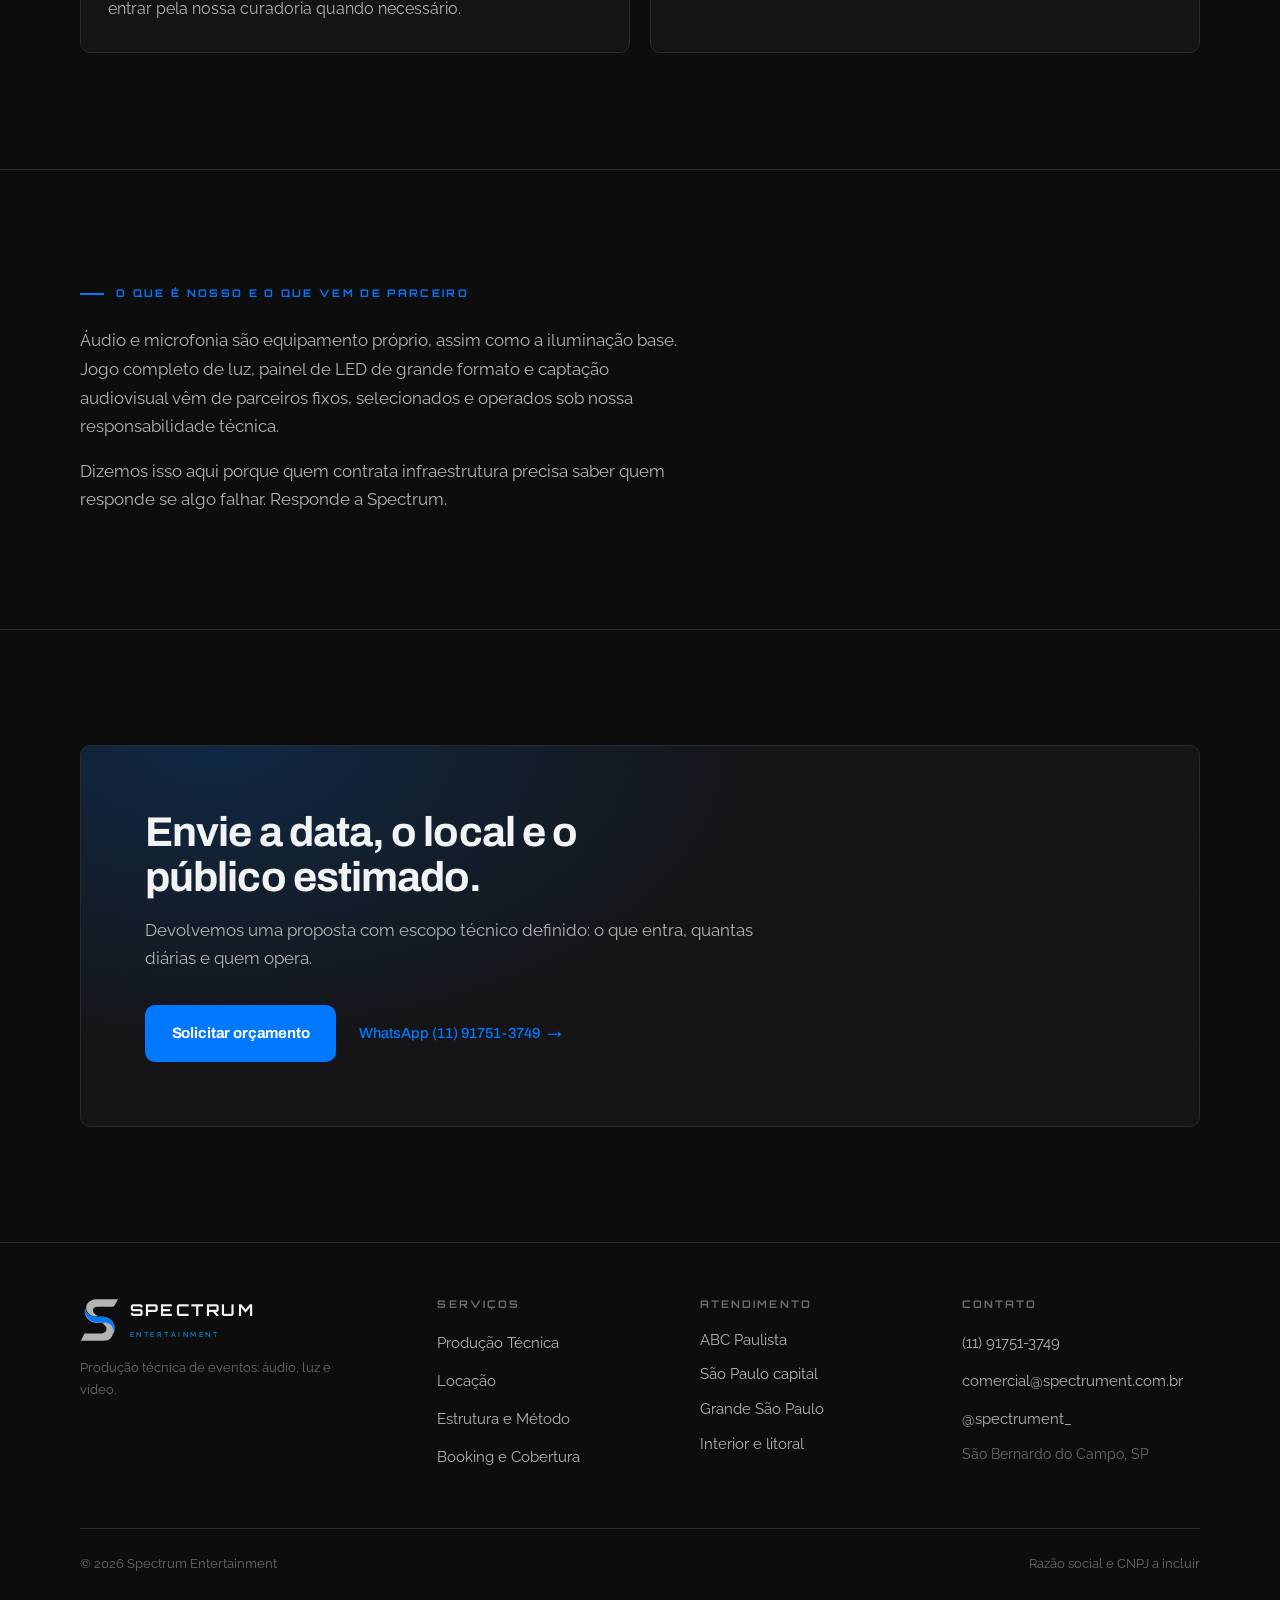
<file: estrutura-e-metodo.html>
<!DOCTYPE html>
<html lang="pt-BR">
<head>
<meta charset="utf-8">
<meta name="viewport" content="width=device-width, initial-scale=1">
<title>Estrutura, configurações e método técnico, Spectrum</title>
<meta name="description" content="Rider, mapa de palco e configurações prontas por tipo de evento, com operação sempre inclusa.">
<link rel="canonical" href="https://spectrument.com.br/estrutura-e-metodo.html">
<meta name="theme-color" content="#0D0D0D">
<meta property="og:type" content="website">
<meta property="og:title" content="Estrutura, configurações e método técnico, Spectrum">
<meta property="og:description" content="Rider, mapa de palco e configurações prontas por tipo de evento, com operação sempre inclusa.">
<meta property="og:url" content="https://spectrument.com.br/estrutura-e-metodo.html">
<meta property="og:locale" content="pt_BR">
<link rel="icon" href="assets/logo/spectrum-simbolo.svg" type="image/svg+xml">
<link rel="icon" href="assets/logo/icone-32.png" sizes="32x32">
<link rel="apple-touch-icon" href="assets/logo/icone-180.png">
<link rel="preconnect" href="https://fonts.googleapis.com">
<link rel="preconnect" href="https://fonts.gstatic.com" crossorigin>
<link href="https://fonts.googleapis.com/css2?family=Archivo:wght@500;700&family=Orbitron:wght@700&family=Raleway:wght@400;500&display=swap" rel="stylesheet">
<link rel="stylesheet" href="assets/css/styles.css">
<link rel="stylesheet" href="assets/css/media.css">
</head>
<body>
<a href="#conteudo" class="sr">Pular para o conteúdo</a>

<header class="topo">
  <div class="wrap topo__in">
    <a class="marca" href="index.html" aria-label="Spectrum Entertainment, página inicial">
      <span class="marca__simbolo" aria-hidden="true"></span>
      <span>
        <span class="marca__nome">SPECTRUM</span>
        <span class="marca__desc">Entertainment</span>
      </span>
    </a>
    <button class="menu-btn" aria-expanded="false" aria-controls="nav" aria-label="Abrir menu">
      <svg viewBox="0 0 24 24" fill="none" stroke="currentColor" stroke-width="1.8">
        <path d="M3 6h18M3 12h18M3 18h18"/>
      </svg>
    </button>
    <nav class="nav" id="nav" data-aberto="0">
      <a href="producao-tecnica.html">Produção Técnica</a>
      <a href="locacao.html">Locação</a>
      <a href="estrutura-e-metodo.html" aria-current="page">Estrutura e Método</a>
      <a href="booking-e-cobertura.html">Booking e Cobertura</a>
      <a class="btn btn--primario btn--pequeno" href="contato.html">Orçamento</a>
    </nav>
  </div>
</header>

<main id="conteudo">

  <section class="hero hero--pagina grao">
    <div class="feixes" aria-hidden="true"><i></i><i></i></div>
    <div class="wrap hero__in">
      <p class="rotulo">Estrutura e método</p>
      <h1>Como o evento é montado antes de existir</h1>
      <p class="hero__sub">A parte do trabalho que ninguém vê é a que decide se o evento funciona.</p>
    </div>
  </section>

  <section class="secao">
    <div class="wrap" data-revela>
      <p class="rotulo">Antes do evento</p>
      <ul class="lista-linhas">
        <li>
          <h3>Rider técnico</h3>
          <p>A lista fechada do que entra, canal por canal.</p>
        </li>
        <li>
          <h3>Mapa de palco</h3>
          <p>Onde cada coisa fica, para a montagem não ser decidida no dia.</p>
        </li>
        <li>
          <h3>Briefing com quem vai falar ou tocar</h3>
          <p>É aqui que a maior parte das falhas é eliminada, antes de alguém subir no palco.</p>
        </li>
        <li>
          <h3>Teste completo com o cliente</h3>
          <p>Som, apresentação e cena de luz rodando na configuração final, antes de as portas
             abrirem.</p>
        </li>
      </ul>
    </div>
  </section>

  <section class="secao">
    <div class="wrap">
      <p class="rotulo" data-revela>Configurações</p>
      <p class="legenda" data-revela style="margin-bottom:2rem">
        Ponto de partida, não pacote fechado. O escopo final sai depois de conferir espaço e
        público.
      </p>
      <div class="grade grade--2" data-revela>
        <article class="card">
          <h3>Plenária</h3>
          <p>Até 200 pessoas. PA proporcional à sala, microfone de mão e lapela com reserva,
             mesa operada, iluminação de palco e plateia, painel de LED ou projeção para a
             apresentação.</p>
        </article>
        <article class="card">
          <h3>Banda</h3>
          <p>PA e monitoração completa, sidefill, monitores de chão, front, backline, mesa
             digital e luz cênica com DMX.</p>
        </article>
        <article class="card">
          <h3>DJ e MC</h3>
          <p>PA com reforço de graves, monitor de cabine, microfonia de mão, controladora,
             interface e notebook para Auto-Tune, luz cênica com strobo e painel de LED com
             Resolume. O DJ também pode entrar pela nossa curadoria quando necessário.</p>
        </article>
        <article class="card">
          <h3>Celebração</h3>
          <p>PA para cerimônia e pista, microfone para celebrante e discursos, luz cênica e
             projeção para homenagem.</p>
        </article>
      </div>
    </div>
  </section>

  <section class="secao">
    <div class="wrap" data-revela>
      <p class="rotulo">O que é nosso e o que vem de parceiro</p>
      <div class="medida">
        <p style="color:var(--prata)">
          Áudio e microfonia são equipamento próprio, assim como a iluminação base. Jogo
          completo de luz, painel de LED de grande formato e captação audiovisual vêm de
          parceiros fixos, selecionados e operados sob nossa responsabilidade técnica.
        </p>
        <p class="mt-s" style="color:var(--prata)">
          Dizemos isso aqui porque quem contrata infraestrutura precisa saber quem responde se
          algo falhar. Responde a Spectrum.
        </p>
      </div>
    </div>
  </section>
  <section class="secao">
    <div class="wrap">
      <div class="chamada grao" data-revela>
        <h2>Envie a data, o local e o público estimado.</h2>
        <p class="mt-s medida" style="color:var(--prata)">
          Devolvemos uma proposta com escopo técnico definido: o que entra, quantas diárias
          e quem opera.
        </p>
        <div class="chamada__acoes">
          <a class="btn btn--primario" href="contato.html">Solicitar orçamento</a>
          <a class="link-seta" href="https://wa.me/5511917513749" rel="noopener">
            WhatsApp (11) 91751-3749
          </a>
        </div>
      </div>
    </div>
  </section>
</main>

<footer class="rodape">
  <div class="wrap">
    <div class="rodape__grade">
      <div>
        <a class="marca" href="index.html" aria-label="Spectrum Entertainment">
          <span class="marca__simbolo" aria-hidden="true"></span>
          <span>
            <span class="marca__nome">SPECTRUM</span>
            <span class="marca__desc">Entertainment</span>
          </span>
        </a>
        <p class="mt-s" style="color:var(--cinza);font-size:var(--t-mini);max-width:34ch">
          Produção técnica de eventos: áudio, luz e vídeo.
        </p>
      </div>
      <div>
        <h4>Serviços</h4>
        <ul>
          <li><a href="producao-tecnica.html">Produção Técnica</a></li>
          <li><a href="locacao.html">Locação</a></li>
          <li><a href="estrutura-e-metodo.html">Estrutura e Método</a></li>
          <li><a href="booking-e-cobertura.html">Booking e Cobertura</a></li>
        </ul>
      </div>
      <div>
        <h4>Atendimento</h4>
        <ul style="color:var(--prata);font-size:.93rem">
          <li>ABC Paulista</li>
          <li>São Paulo capital</li>
          <li>Grande São Paulo</li>
          <li>Interior e litoral</li>
        </ul>
      </div>
      <div>
        <h4>Contato</h4>
        <ul>
          <li><a href="https://wa.me/5511917513749" rel="noopener">(11) 91751-3749</a></li>
          <li><a href="mailto:comercial@spectrument.com.br">comercial@spectrument.com.br</a></li>
          <li><a href="https://instagram.com/spectrument_" rel="noopener">@spectrument_</a></li>
          <li style="color:var(--cinza);font-size:.9rem">São Bernardo do Campo, SP</li>
        </ul>
      </div>
    </div>
    <div class="rodape__fim">
      <span>© 2026 Spectrum Entertainment</span>
      <span>Razão social e CNPJ a incluir</span>
    </div>
  </div>
</footer>

<script src="assets/js/main.js" defer></script>
</body>
</html>
</file>
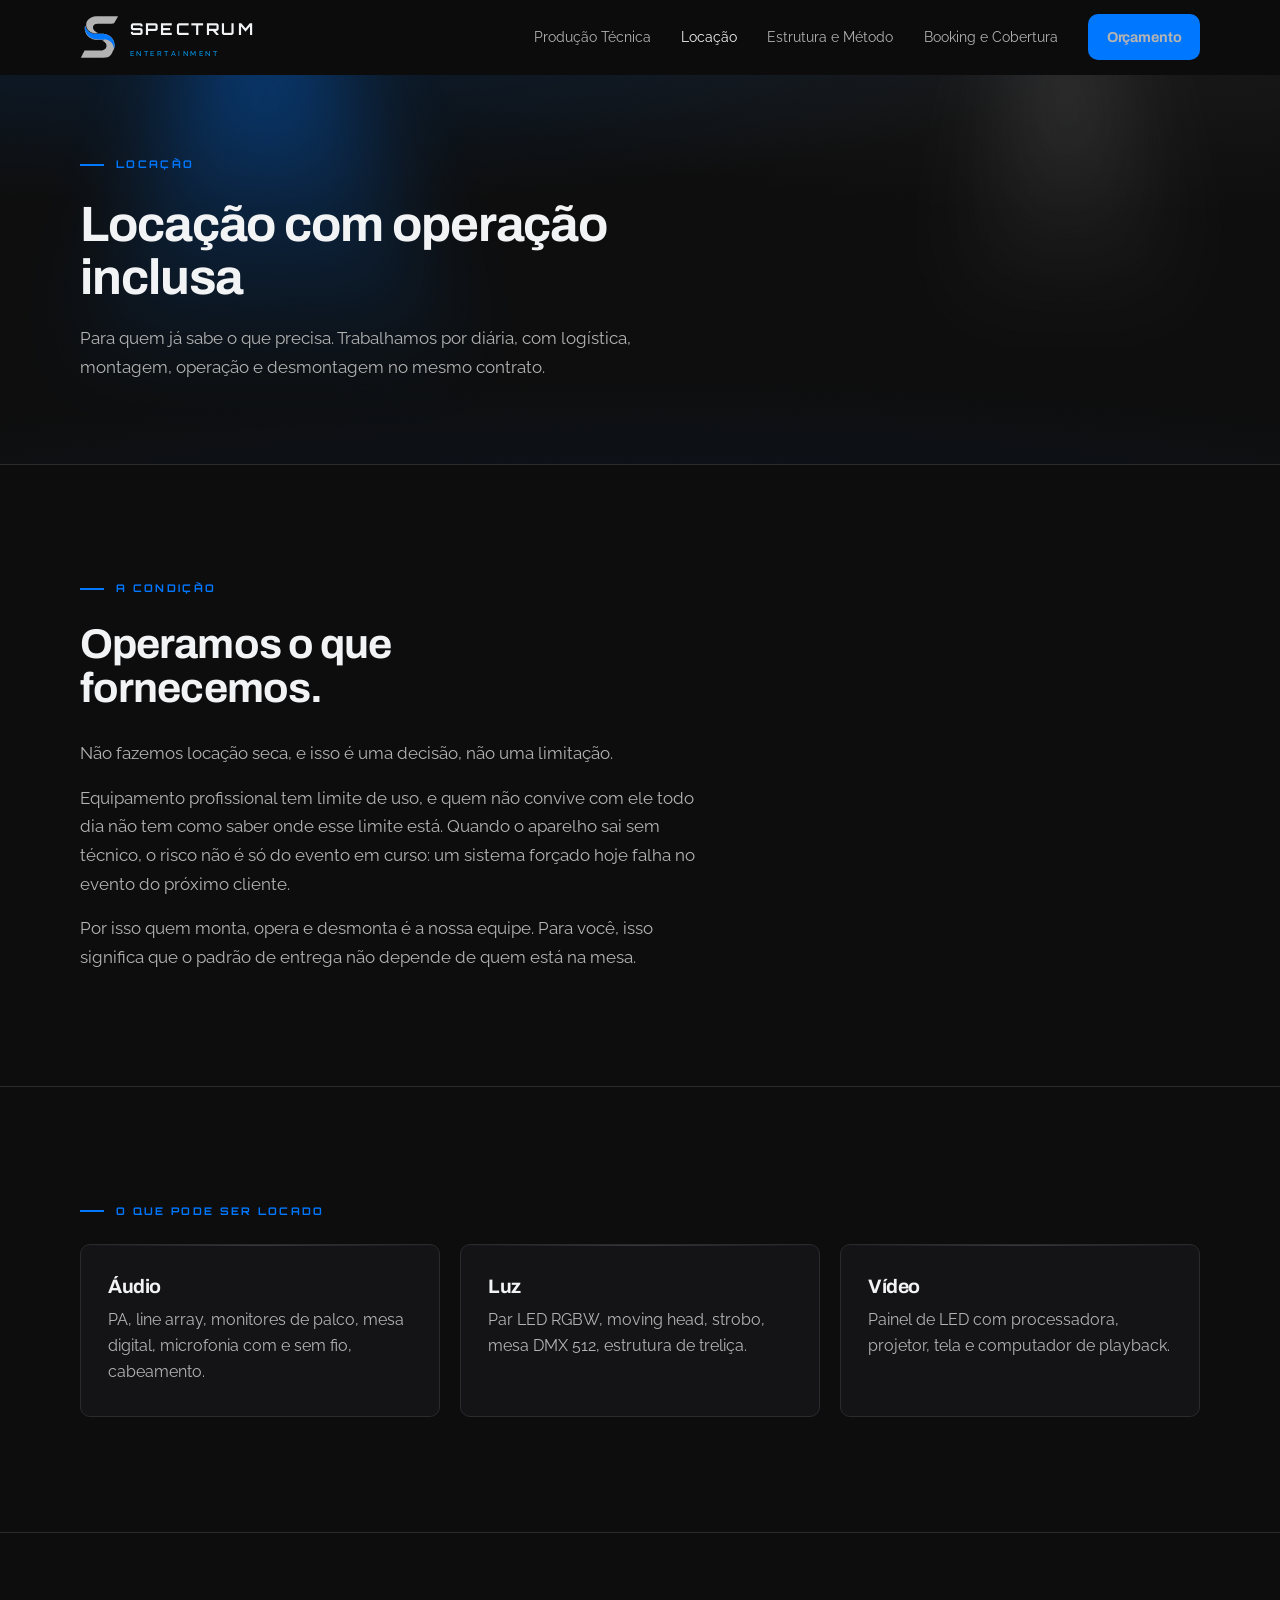
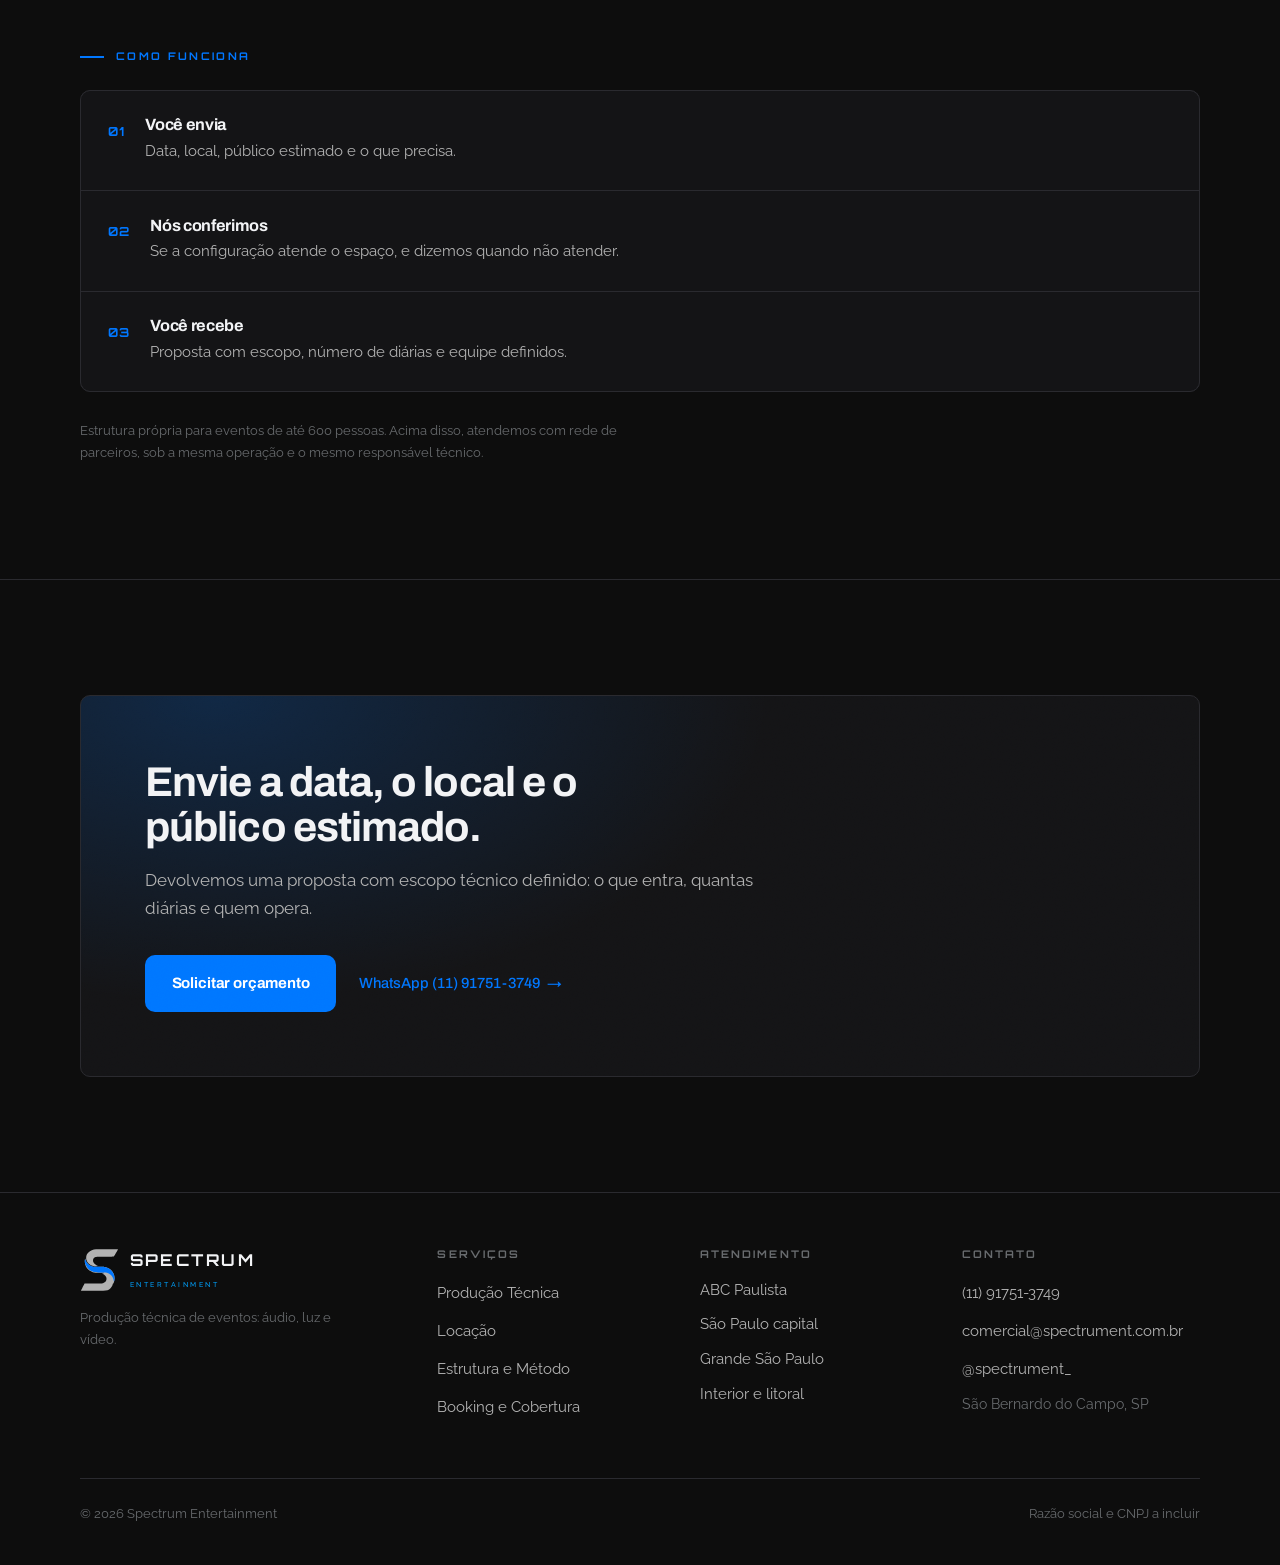
<file: locacao.html>
<!DOCTYPE html>
<html lang="pt-BR">
<head>
<meta charset="utf-8">
<meta name="viewport" content="width=device-width, initial-scale=1">
<title>Locação de som, iluminação e painel de LED, Spectrum</title>
<meta name="description" content="Locação por diária com montagem, operação e logística inclusas no ABC Paulista e em São Paulo.">
<link rel="canonical" href="https://spectrument.com.br/locacao.html">
<meta name="theme-color" content="#0D0D0D">
<meta property="og:type" content="website">
<meta property="og:title" content="Locação de som, iluminação e painel de LED, Spectrum">
<meta property="og:description" content="Locação por diária com montagem, operação e logística inclusas no ABC Paulista e em São Paulo.">
<meta property="og:url" content="https://spectrument.com.br/locacao.html">
<meta property="og:locale" content="pt_BR">
<link rel="icon" href="assets/logo/spectrum-simbolo.svg" type="image/svg+xml">
<link rel="icon" href="assets/logo/icone-32.png" sizes="32x32">
<link rel="apple-touch-icon" href="assets/logo/icone-180.png">
<link rel="preconnect" href="https://fonts.googleapis.com">
<link rel="preconnect" href="https://fonts.gstatic.com" crossorigin>
<link href="https://fonts.googleapis.com/css2?family=Archivo:wght@500;700&family=Orbitron:wght@700&family=Raleway:wght@400;500&display=swap" rel="stylesheet">
<link rel="stylesheet" href="assets/css/styles.css">
<link rel="stylesheet" href="assets/css/media.css">
</head>
<body>
<a href="#conteudo" class="sr">Pular para o conteúdo</a>

<header class="topo">
  <div class="wrap topo__in">
    <a class="marca" href="index.html" aria-label="Spectrum Entertainment, página inicial">
      <span class="marca__simbolo" aria-hidden="true"></span>
      <span>
        <span class="marca__nome">SPECTRUM</span>
        <span class="marca__desc">Entertainment</span>
      </span>
    </a>
    <button class="menu-btn" aria-expanded="false" aria-controls="nav" aria-label="Abrir menu">
      <svg viewBox="0 0 24 24" fill="none" stroke="currentColor" stroke-width="1.8">
        <path d="M3 6h18M3 12h18M3 18h18"/>
      </svg>
    </button>
    <nav class="nav" id="nav" data-aberto="0">
      <a href="producao-tecnica.html">Produção Técnica</a>
      <a href="locacao.html" aria-current="page">Locação</a>
      <a href="estrutura-e-metodo.html">Estrutura e Método</a>
      <a href="booking-e-cobertura.html">Booking e Cobertura</a>
      <a class="btn btn--primario btn--pequeno" href="contato.html">Orçamento</a>
    </nav>
  </div>
</header>

<main id="conteudo">

  <section class="hero hero--pagina grao">
    <div class="feixes" aria-hidden="true"><i></i><i></i></div>
    <div class="wrap hero__in">
      <p class="rotulo">Locação</p>
      <h1>Locação com operação inclusa</h1>
      <p class="hero__sub">Para quem já sabe o que precisa. Trabalhamos por diária, com logística, montagem, operação e desmontagem no mesmo contrato.</p>
    </div>
  </section>

  <section class="secao">
    <div class="wrap" data-revela>
      <p class="rotulo">A condição</p>
      <h2 style="font-size:var(--t-h2);max-width:20ch">Operamos o que fornecemos.</h2>
      <div class="medida mt-m">
        <p style="color:var(--prata)">
          Não fazemos locação seca, e isso é uma decisão, não uma limitação.
        </p>
        <p class="mt-s" style="color:var(--prata)">
          Equipamento profissional tem limite de uso, e quem não convive com ele todo dia não
          tem como saber onde esse limite está. Quando o aparelho sai sem técnico, o risco não
          é só do evento em curso: um sistema forçado hoje falha no evento do próximo cliente.
        </p>
        <p class="mt-s" style="color:var(--prata)">
          Por isso quem monta, opera e desmonta é a nossa equipe. Para você, isso significa que
          o padrão de entrega não depende de quem está na mesa.
        </p>
      </div>
    </div>
  </section>

  <section class="secao">
    <div class="wrap">
      <p class="rotulo" data-revela>O que pode ser locado</p>
      <div class="grade grade--3" data-revela>
        <article class="card">
          <h3>Áudio</h3>
          <p>PA, line array, monitores de palco, mesa digital, microfonia com e sem fio,
             cabeamento.</p>
        </article>
        <article class="card">
          <h3>Luz</h3>
          <p>Par LED RGBW, moving head, strobo, mesa DMX 512, estrutura de treliça.</p>
        </article>
        <article class="card">
          <h3>Vídeo</h3>
          <p>Painel de LED com processadora, projetor, tela e computador de playback.</p>
        </article>
      </div>
    </div>
  </section>

  <section class="secao">
    <div class="wrap" data-revela>
      <p class="rotulo">Como funciona</p>
      <ul class="passos">
        <li>
          <div>
            <h3>Você envia</h3>
            <p>Data, local, público estimado e o que precisa.</p>
          </div>
        </li>
        <li>
          <div>
            <h3>Nós conferimos</h3>
            <p>Se a configuração atende o espaço, e dizemos quando não atender.</p>
          </div>
        </li>
        <li>
          <div>
            <h3>Você recebe</h3>
            <p>Proposta com escopo, número de diárias e equipe definidos.</p>
          </div>
        </li>
      </ul>
      <p class="legenda mt-m">
        Estrutura própria para eventos de até 600 pessoas. Acima disso, atendemos com rede de
        parceiros, sob a mesma operação e o mesmo responsável técnico.
      </p>
    </div>
  </section>
  <section class="secao">
    <div class="wrap">
      <div class="chamada grao" data-revela>
        <h2>Envie a data, o local e o público estimado.</h2>
        <p class="mt-s medida" style="color:var(--prata)">
          Devolvemos uma proposta com escopo técnico definido: o que entra, quantas diárias
          e quem opera.
        </p>
        <div class="chamada__acoes">
          <a class="btn btn--primario" href="contato.html">Solicitar orçamento</a>
          <a class="link-seta" href="https://wa.me/5511917513749" rel="noopener">
            WhatsApp (11) 91751-3749
          </a>
        </div>
      </div>
    </div>
  </section>
</main>

<footer class="rodape">
  <div class="wrap">
    <div class="rodape__grade">
      <div>
        <a class="marca" href="index.html" aria-label="Spectrum Entertainment">
          <span class="marca__simbolo" aria-hidden="true"></span>
          <span>
            <span class="marca__nome">SPECTRUM</span>
            <span class="marca__desc">Entertainment</span>
          </span>
        </a>
        <p class="mt-s" style="color:var(--cinza);font-size:var(--t-mini);max-width:34ch">
          Produção técnica de eventos: áudio, luz e vídeo.
        </p>
      </div>
      <div>
        <h4>Serviços</h4>
        <ul>
          <li><a href="producao-tecnica.html">Produção Técnica</a></li>
          <li><a href="locacao.html">Locação</a></li>
          <li><a href="estrutura-e-metodo.html">Estrutura e Método</a></li>
          <li><a href="booking-e-cobertura.html">Booking e Cobertura</a></li>
        </ul>
      </div>
      <div>
        <h4>Atendimento</h4>
        <ul style="color:var(--prata);font-size:.93rem">
          <li>ABC Paulista</li>
          <li>São Paulo capital</li>
          <li>Grande São Paulo</li>
          <li>Interior e litoral</li>
        </ul>
      </div>
      <div>
        <h4>Contato</h4>
        <ul>
          <li><a href="https://wa.me/5511917513749" rel="noopener">(11) 91751-3749</a></li>
          <li><a href="mailto:comercial@spectrument.com.br">comercial@spectrument.com.br</a></li>
          <li><a href="https://instagram.com/spectrument_" rel="noopener">@spectrument_</a></li>
          <li style="color:var(--cinza);font-size:.9rem">São Bernardo do Campo, SP</li>
        </ul>
      </div>
    </div>
    <div class="rodape__fim">
      <span>© 2026 Spectrum Entertainment</span>
      <span>Razão social e CNPJ a incluir</span>
    </div>
  </div>
</footer>

<script src="assets/js/main.js" defer></script>
</body>
</html>
</file>
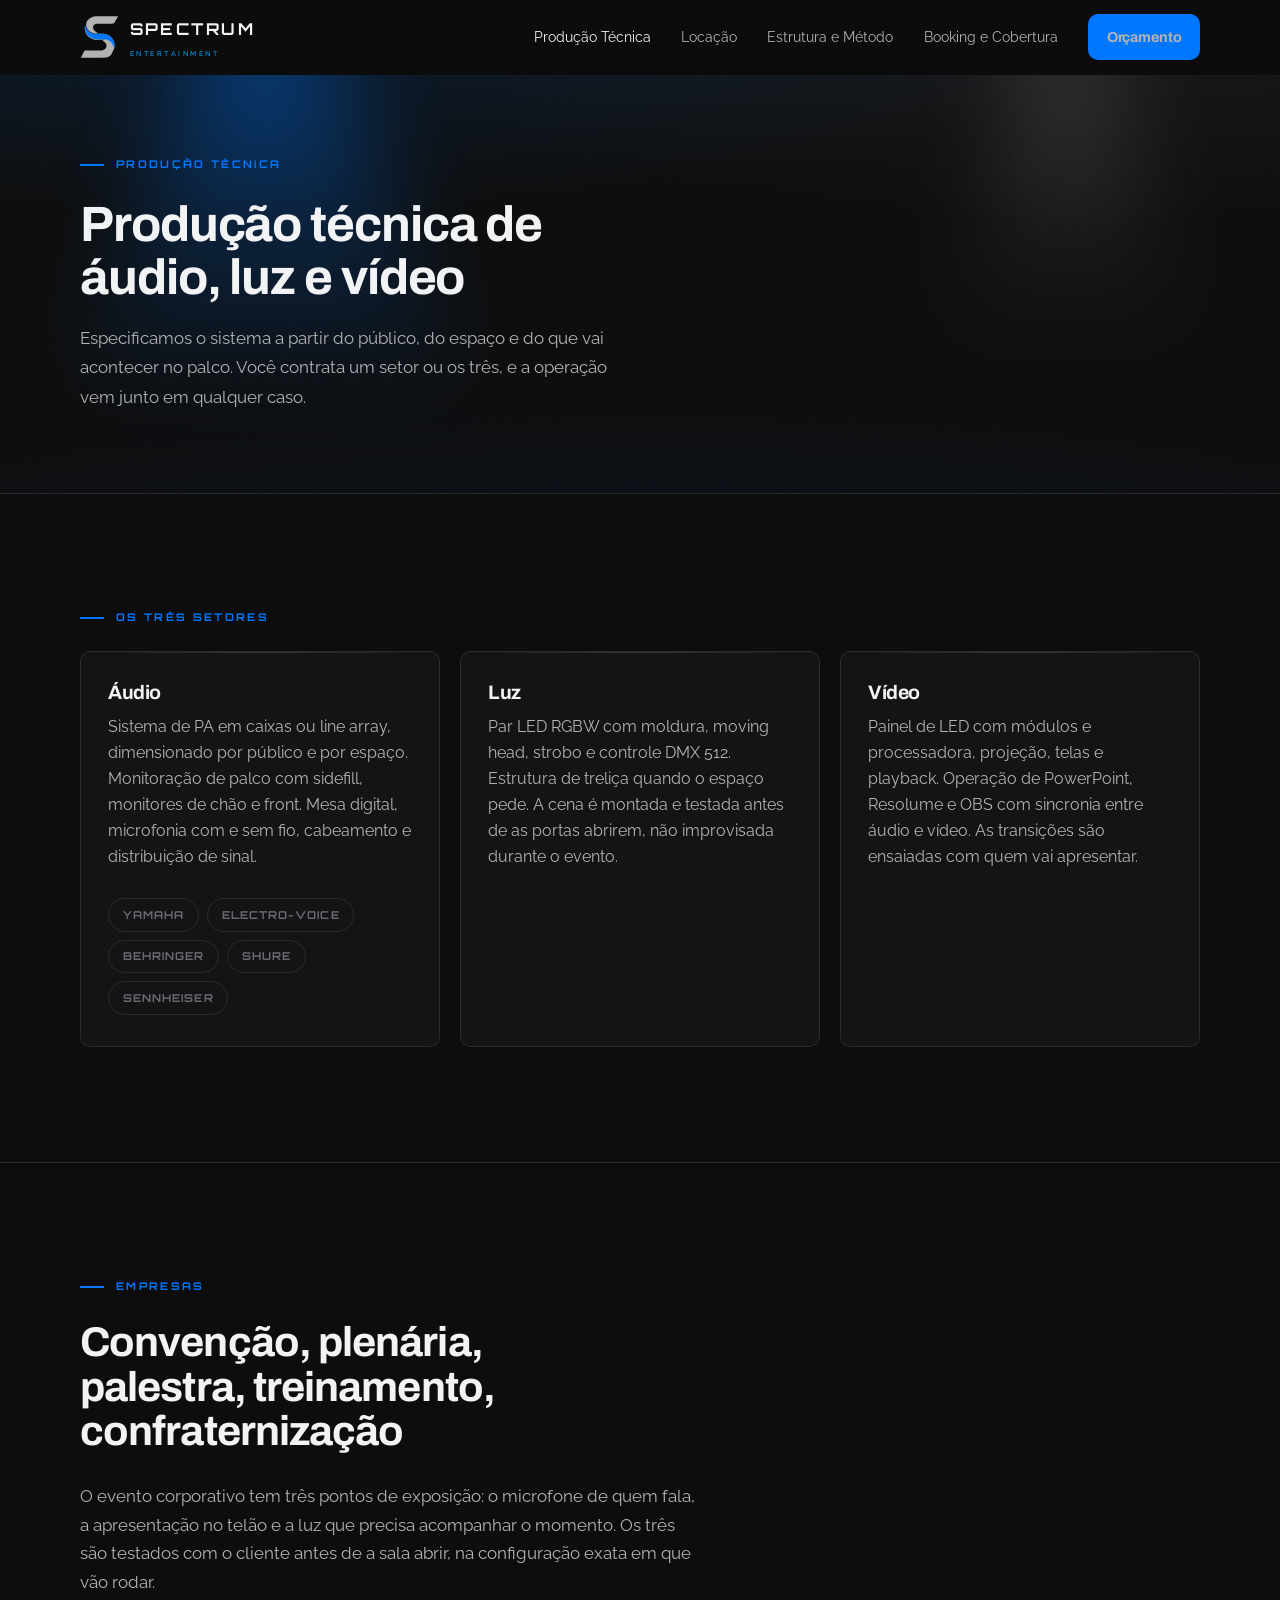
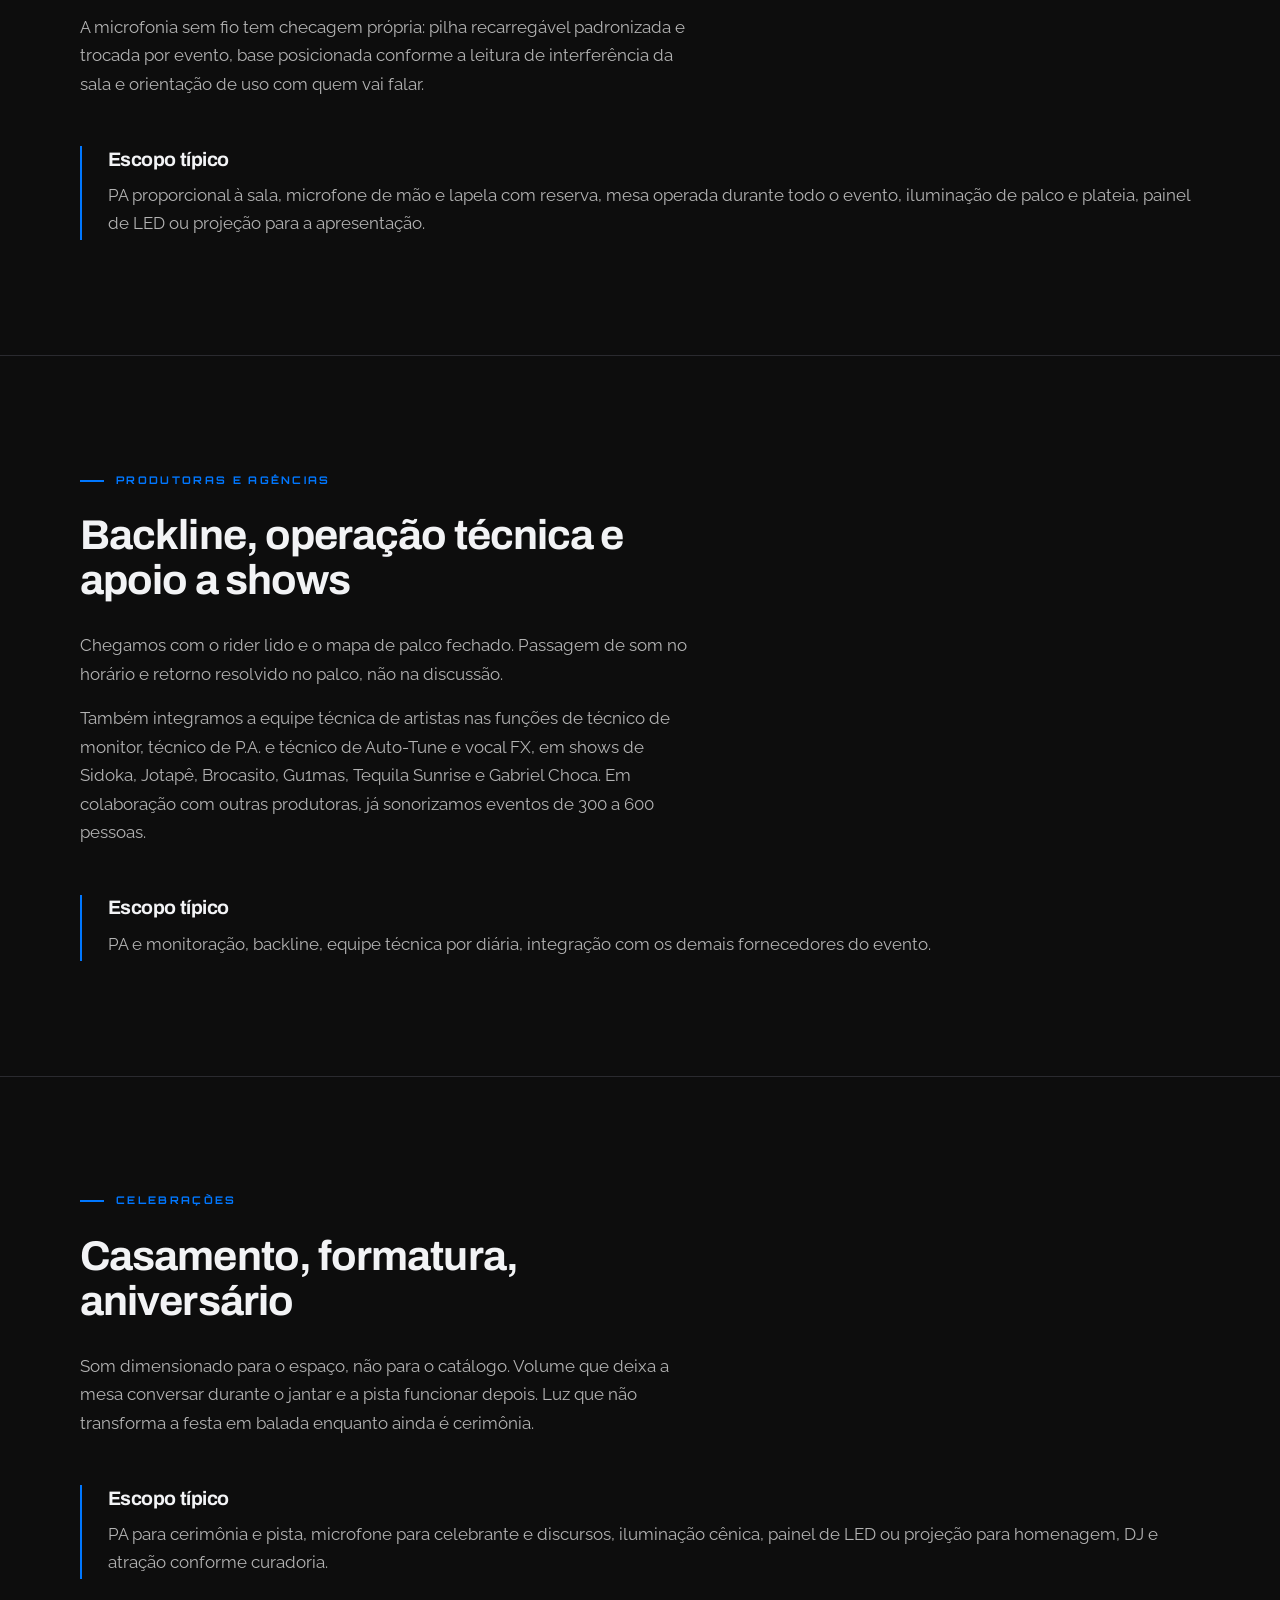
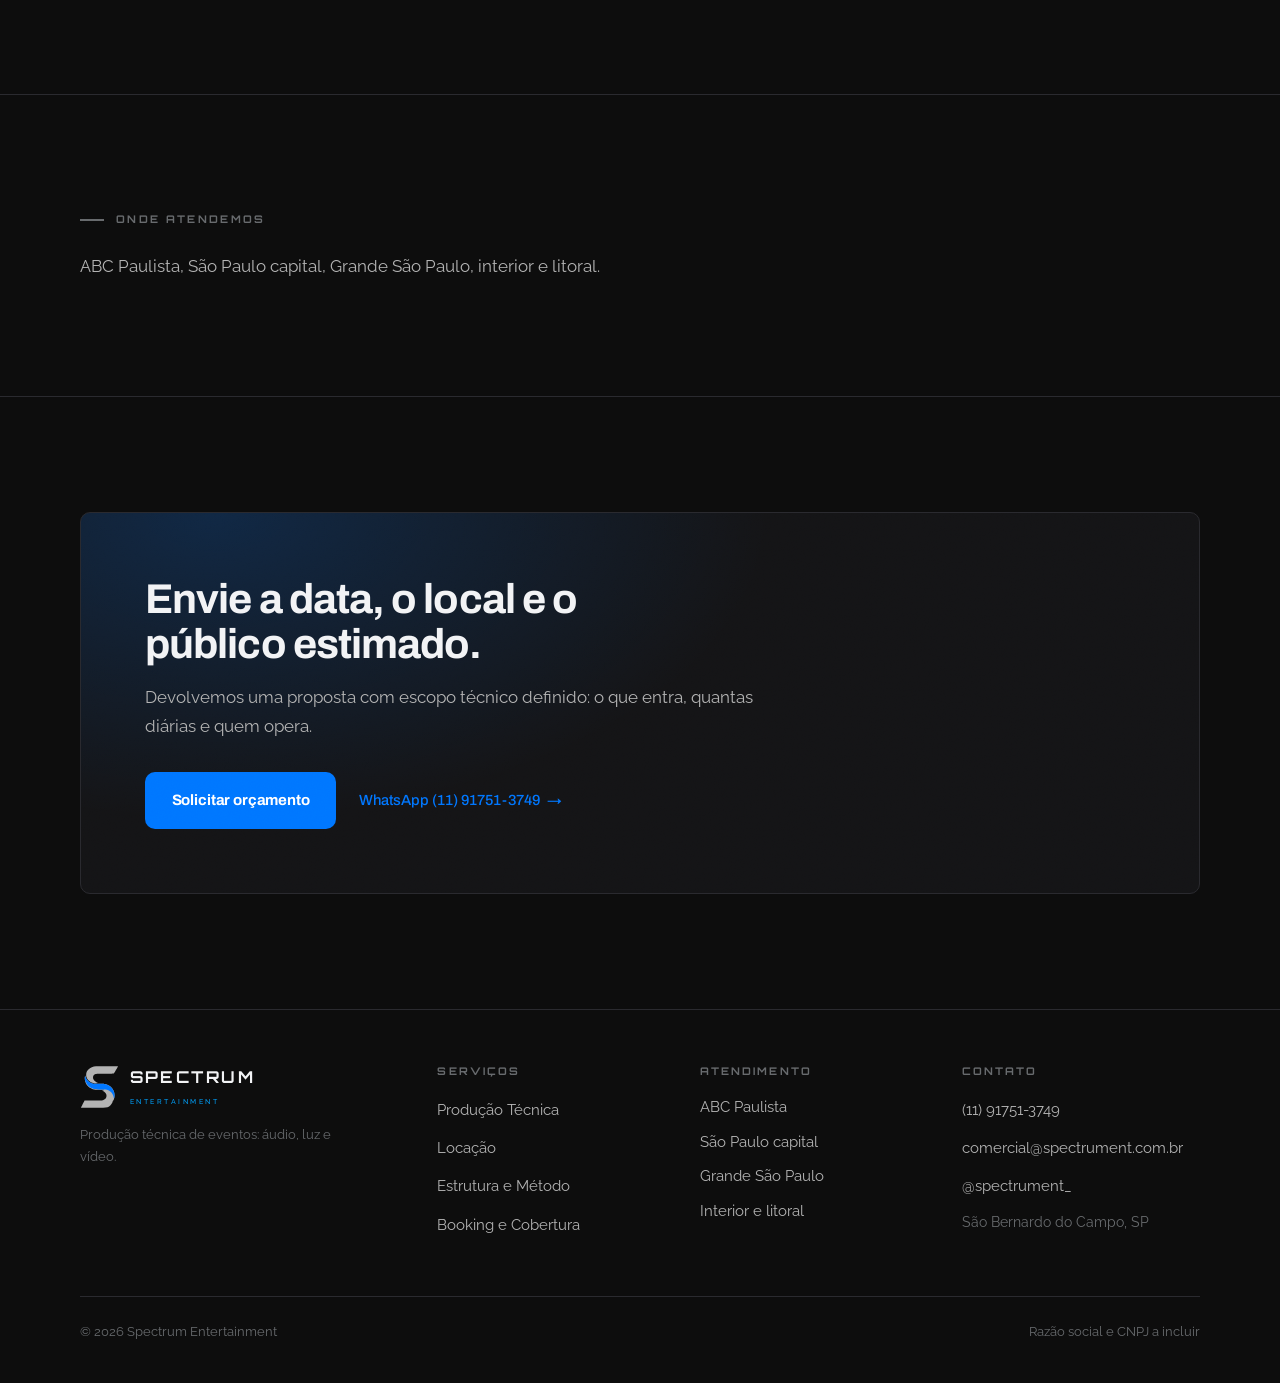
<file: producao-tecnica.html>
<!DOCTYPE html>
<html lang="pt-BR">
<head>
<meta charset="utf-8">
<meta name="viewport" content="width=device-width, initial-scale=1">
<title>Produção técnica de áudio, luz e vídeo, Spectrum</title>
<meta name="description" content="Especificação, montagem e operação de som, iluminação e painel de LED para eventos corporativos, shows e celebrações.">
<link rel="canonical" href="https://spectrument.com.br/producao-tecnica.html">
<meta name="theme-color" content="#0D0D0D">
<meta property="og:type" content="website">
<meta property="og:title" content="Produção técnica de áudio, luz e vídeo, Spectrum">
<meta property="og:description" content="Especificação, montagem e operação de som, iluminação e painel de LED para eventos corporativos, shows e celebrações.">
<meta property="og:url" content="https://spectrument.com.br/producao-tecnica.html">
<meta property="og:locale" content="pt_BR">
<link rel="icon" href="assets/logo/spectrum-simbolo.svg" type="image/svg+xml">
<link rel="icon" href="assets/logo/icone-32.png" sizes="32x32">
<link rel="apple-touch-icon" href="assets/logo/icone-180.png">
<link rel="preconnect" href="https://fonts.googleapis.com">
<link rel="preconnect" href="https://fonts.gstatic.com" crossorigin>
<link href="https://fonts.googleapis.com/css2?family=Archivo:wght@500;700&family=Orbitron:wght@700&family=Raleway:wght@400;500&display=swap" rel="stylesheet">
<link rel="stylesheet" href="assets/css/styles.css">
<link rel="stylesheet" href="assets/css/media.css">
</head>
<body>
<a href="#conteudo" class="sr">Pular para o conteúdo</a>

<header class="topo">
  <div class="wrap topo__in">
    <a class="marca" href="index.html" aria-label="Spectrum Entertainment, página inicial">
      <span class="marca__simbolo" aria-hidden="true"></span>
      <span>
        <span class="marca__nome">SPECTRUM</span>
        <span class="marca__desc">Entertainment</span>
      </span>
    </a>
    <button class="menu-btn" aria-expanded="false" aria-controls="nav" aria-label="Abrir menu">
      <svg viewBox="0 0 24 24" fill="none" stroke="currentColor" stroke-width="1.8">
        <path d="M3 6h18M3 12h18M3 18h18"/>
      </svg>
    </button>
    <nav class="nav" id="nav" data-aberto="0">
      <a href="producao-tecnica.html" aria-current="page">Produção Técnica</a>
      <a href="locacao.html">Locação</a>
      <a href="estrutura-e-metodo.html">Estrutura e Método</a>
      <a href="booking-e-cobertura.html">Booking e Cobertura</a>
      <a class="btn btn--primario btn--pequeno" href="contato.html">Orçamento</a>
    </nav>
  </div>
</header>

<main id="conteudo">

  <section class="hero hero--pagina grao">
    <div class="feixes" aria-hidden="true"><i></i><i></i></div>
    <div class="wrap hero__in">
      <p class="rotulo">Produção técnica</p>
      <h1>Produção técnica de áudio, luz e vídeo</h1>
      <p class="hero__sub">Especificamos o sistema a partir do público, do espaço e do que vai acontecer no palco. Você contrata um setor ou os três, e a operação vem junto em qualquer caso.</p>
    </div>
  </section>

  <section class="secao">
    <div class="wrap">
      <p class="rotulo" data-revela>Os três setores</p>
      <div class="grade grade--3" data-revela>
        <article class="card">
          <div class="card__midia" aria-hidden="true"></div>
          <h3>Áudio</h3>
          <p>Sistema de PA em caixas ou line array, dimensionado por público e por espaço.
             Monitoração de palco com sidefill, monitores de chão e front. Mesa digital,
             microfonia com e sem fio, cabeamento e distribuição de sinal.</p>
          <div class="marcas mt-m">
            <span>YAMAHA</span><span>ELECTRO-VOICE</span><span>BEHRINGER</span>
            <span>SHURE</span><span>SENNHEISER</span>
          </div>
        </article>
        <article class="card">
          <div class="card__midia" aria-hidden="true"></div>
          <h3>Luz</h3>
          <p>Par LED RGBW com moldura, moving head, strobo e controle DMX 512. Estrutura de
             treliça quando o espaço pede. A cena é montada e testada antes de as portas
             abrirem, não improvisada durante o evento.</p>
        </article>
        <article class="card">
          <div class="card__midia" aria-hidden="true"></div>
          <h3>Vídeo</h3>
          <p>Painel de LED com módulos e processadora, projeção, telas e playback. Operação de
             PowerPoint, Resolume e OBS com sincronia entre áudio e vídeo. As transições são
             ensaiadas com quem vai apresentar.</p>
        </article>
      </div>
    </div>
  </section>

  <section class="secao" id="empresas">
    <div class="wrap" data-revela>
      <p class="rotulo">Empresas</p>
      <h2 style="font-size:var(--t-h2);max-width:22ch">
        Convenção, plenária, palestra, treinamento, confraternização
      </h2>
      <div class="medida mt-m">
        <p style="color:var(--prata)">
          O evento corporativo tem três pontos de exposição: o microfone de quem fala, a
          apresentação no telão e a luz que precisa acompanhar o momento. Os três são
          testados com o cliente antes de a sala abrir, na configuração exata em que vão
          rodar.
        </p>
        <p class="mt-s" style="color:var(--prata)">
          A microfonia sem fio tem checagem própria: pilha recarregável padronizada e trocada
          por evento, base posicionada conforme a leitura de interferência da sala e
          orientação de uso com quem vai falar.
        </p>
      </div>
      <div class="destaque mt-l">
        <h3>Escopo típico</h3>
        <p>PA proporcional à sala, microfone de mão e lapela com reserva, mesa operada durante
           todo o evento, iluminação de palco e plateia, painel de LED ou projeção para a
           apresentação.</p>
      </div>
    </div>
  </section>

  <section class="secao" id="agencias">
    <div class="wrap" data-revela>
      <p class="rotulo">Produtoras e agências</p>
      <h2 style="font-size:var(--t-h2);max-width:22ch">
        Backline, operação técnica e apoio a shows
      </h2>
      <div class="medida mt-m">
        <p style="color:var(--prata)">
          Chegamos com o rider lido e o mapa de palco fechado. Passagem de som no horário e
          retorno resolvido no palco, não na discussão.
        </p>
        <p class="mt-s" style="color:var(--prata)">
          Também integramos a equipe técnica de artistas nas funções de técnico de monitor,
          técnico de P.A. e técnico de Auto-Tune e vocal FX, em shows de Sidoka, Jotapê,
          Brocasito, Gu1mas, Tequila Sunrise e Gabriel Choca. Em colaboração com outras
          produtoras, já sonorizamos eventos de 300 a 600 pessoas.
        </p>
      </div>
      <div class="destaque mt-l">
        <h3>Escopo típico</h3>
        <p>PA e monitoração, backline, equipe técnica por diária, integração com os demais
           fornecedores do evento.</p>
      </div>
    </div>
  </section>

  <section class="secao" id="celebracoes">
    <div class="wrap" data-revela>
      <p class="rotulo">Celebrações</p>
      <h2 style="font-size:var(--t-h2);max-width:22ch">
        Casamento, formatura, aniversário
      </h2>
      <div class="medida mt-m">
        <p style="color:var(--prata)">
          Som dimensionado para o espaço, não para o catálogo. Volume que deixa a mesa
          conversar durante o jantar e a pista funcionar depois. Luz que não transforma a
          festa em balada enquanto ainda é cerimônia.
        </p>
      </div>
      <div class="destaque mt-l">
        <h3>Escopo típico</h3>
        <p>PA para cerimônia e pista, microfone para celebrante e discursos, iluminação
           cênica, painel de LED ou projeção para homenagem, DJ e atração conforme
           curadoria.</p>
      </div>
    </div>
  </section>

  <section class="secao">
    <div class="wrap" data-revela>
      <p class="rotulo rotulo--prata">Onde atendemos</p>
      <p style="color:var(--prata);max-width:56ch">
        ABC Paulista, São Paulo capital, Grande São Paulo, interior e litoral.
      </p>
    </div>
  </section>
  <section class="secao">
    <div class="wrap">
      <div class="chamada grao" data-revela>
        <h2>Envie a data, o local e o público estimado.</h2>
        <p class="mt-s medida" style="color:var(--prata)">
          Devolvemos uma proposta com escopo técnico definido: o que entra, quantas diárias
          e quem opera.
        </p>
        <div class="chamada__acoes">
          <a class="btn btn--primario" href="contato.html">Solicitar orçamento</a>
          <a class="link-seta" href="https://wa.me/5511917513749" rel="noopener">
            WhatsApp (11) 91751-3749
          </a>
        </div>
      </div>
    </div>
  </section>
</main>

<footer class="rodape">
  <div class="wrap">
    <div class="rodape__grade">
      <div>
        <a class="marca" href="index.html" aria-label="Spectrum Entertainment">
          <span class="marca__simbolo" aria-hidden="true"></span>
          <span>
            <span class="marca__nome">SPECTRUM</span>
            <span class="marca__desc">Entertainment</span>
          </span>
        </a>
        <p class="mt-s" style="color:var(--cinza);font-size:var(--t-mini);max-width:34ch">
          Produção técnica de eventos: áudio, luz e vídeo.
        </p>
      </div>
      <div>
        <h4>Serviços</h4>
        <ul>
          <li><a href="producao-tecnica.html">Produção Técnica</a></li>
          <li><a href="locacao.html">Locação</a></li>
          <li><a href="estrutura-e-metodo.html">Estrutura e Método</a></li>
          <li><a href="booking-e-cobertura.html">Booking e Cobertura</a></li>
        </ul>
      </div>
      <div>
        <h4>Atendimento</h4>
        <ul style="color:var(--prata);font-size:.93rem">
          <li>ABC Paulista</li>
          <li>São Paulo capital</li>
          <li>Grande São Paulo</li>
          <li>Interior e litoral</li>
        </ul>
      </div>
      <div>
        <h4>Contato</h4>
        <ul>
          <li><a href="https://wa.me/5511917513749" rel="noopener">(11) 91751-3749</a></li>
          <li><a href="mailto:comercial@spectrument.com.br">comercial@spectrument.com.br</a></li>
          <li><a href="https://instagram.com/spectrument_" rel="noopener">@spectrument_</a></li>
          <li style="color:var(--cinza);font-size:.9rem">São Bernardo do Campo, SP</li>
        </ul>
      </div>
    </div>
    <div class="rodape__fim">
      <span>© 2026 Spectrum Entertainment</span>
      <span>Razão social e CNPJ a incluir</span>
    </div>
  </div>
</footer>

<script src="assets/js/main.js" defer></script>
</body>
</html>
</file>
<file: assets/css/styles.css>
/* =========================================================================
   SPECTRUM ENTERTAINMENT
   styles.css  ·  tokens, base e componentes
   Nao edite este arquivo para trocar imagens. Use assets/css/media.css.
   ========================================================================= */

/* ---------- 1. TOKENS ---------- */
:root{
  /* cor */
  --preto:#0D0D0D;
  --superficie:#141416;
  --superficie-alta:#1C1C20;
  --linha:#2A2A2F;
  --cinza:#686B6E;
  --prata:#B3B3B3;
  --texto:#F2F3F5;
  --azul:#0077FF;
  --azul-fundo:#0047A3;
  --azul-foco:#00A3FF;

  /* usados pelo SVG do simbolo */
  --spectrum-prata:var(--prata);
  --spectrum-azul:var(--azul);

  /* tipografia */
  --display:"Archivo",system-ui,-apple-system,sans-serif;
  --corpo:"Raleway",system-ui,-apple-system,sans-serif;
  --util:"Orbitron",system-ui,sans-serif;

  --t-hero:clamp(2.4rem,6.2vw,4.4rem);
  --t-h2:clamp(1.7rem,3.6vw,2.6rem);
  --t-h3:1.22rem;
  --t-corpo:1.0625rem;
  --t-mini:0.8125rem;
  --t-rotulo:0.66rem;

  /* espaco */
  --max:1200px;
  --gutter:clamp(1.25rem,4vw,2.5rem);
  --secao:clamp(4.5rem,9vw,7.5rem);
  --raio:10px;

  /* movimento */
  --ease:cubic-bezier(.22,.61,.36,1);
}

/* ---------- 2. BASE ---------- */
*,*::before,*::after{box-sizing:border-box}
html{scroll-behavior:smooth;-webkit-text-size-adjust:100%}
body{
  margin:0;
  background:var(--preto);
  color:var(--texto);
  font-family:var(--corpo);
  font-size:var(--t-corpo);
  line-height:1.68;
  font-weight:400;
  -webkit-font-smoothing:antialiased;
  overflow-x:hidden;
}
img,svg{display:block;max-width:100%}
a{color:inherit;text-decoration:none}
h1,h2,h3,h4{font-family:var(--display);font-weight:700;line-height:1.08;
  letter-spacing:-.022em;margin:0}
p{margin:0}
ul{margin:0;padding:0;list-style:none}
:focus-visible{outline:2px solid var(--azul-foco);outline-offset:3px;border-radius:4px}
::selection{background:var(--azul);color:#fff}

.wrap{width:100%;max-width:var(--max);margin-inline:auto;padding-inline:var(--gutter)}
.secao{padding-block:var(--secao);border-top:1px solid var(--linha)}
.medida{max-width:62ch}
.mt-s{margin-top:1rem}.mt-m{margin-top:1.75rem}.mt-l{margin-top:3rem}
.sr{position:absolute;width:1px;height:1px;padding:0;margin:-1px;overflow:hidden;
  clip:rect(0 0 0 0);white-space:nowrap;border:0}

/* ---------- 3. GRAO E LUZ (substitui fotografia) ---------- */
/* O grao mata o banding das transicoes escuras. Sem ele, degrade em preto
   vira faixa listrada em tela ruim. */
.grao::after{
  content:"";position:absolute;inset:0;pointer-events:none;z-index:2;
  opacity:.035;mix-blend-mode:overlay;
  background-image:url("data:image/svg+xml,%3Csvg xmlns='http://www.w3.org/2000/svg' width='140' height='140'%3E%3Cfilter id='n'%3E%3CfeTurbulence type='fractalNoise' baseFrequency='.85' numOctaves='3'/%3E%3C/filter%3E%3Crect width='140' height='140' filter='url(%23n)'/%3E%3C/svg%3E");
}

/* ---------- 4. RÓTULO E RÉGUA TÉCNICA (assinatura) ---------- */
.rotulo{
  font-family:var(--util);font-weight:700;font-size:var(--t-rotulo);
  letter-spacing:.22em;text-transform:uppercase;color:var(--azul);
  display:flex;align-items:center;gap:.75rem;margin:0 0 1.5rem;
}
.rotulo::before{content:"";width:24px;height:2px;background:var(--azul);flex:none}
.rotulo--prata{color:var(--cinza)}
.rotulo--prata::before{background:var(--cinza)}

/* ---------- 5. BOTÕES ---------- */
.btn{
  display:inline-flex;align-items:center;justify-content:center;gap:.6rem;
  font-family:var(--display);font-weight:700;font-size:.94rem;letter-spacing:-.01em;
  padding:.92rem 1.6rem;border-radius:var(--raio);border:1px solid transparent;
  cursor:pointer;transition:background .18s var(--ease),border-color .18s var(--ease),
    color .18s var(--ease),transform .18s var(--ease);
}
.btn--primario{background:var(--azul);color:#fff}
.btn--primario:hover{background:var(--azul-fundo)}
.btn--secundario{border-color:var(--linha);color:var(--texto);background:transparent}
.btn--secundario:hover{border-color:var(--cinza);background:var(--superficie)}
.btn:active{transform:translateY(1px)}
.btn--pequeno{padding:.62rem 1.1rem;font-size:.85rem}

.link-seta{
  display:inline-flex;align-items:center;gap:.45rem;color:var(--azul);
  font-family:var(--display);font-weight:500;font-size:.92rem;
}
.link-seta::after{content:"→";transition:transform .18s var(--ease)}
.link-seta:hover::after{transform:translateX(4px)}

/* ---------- 6. CABEÇALHO ---------- */
.topo{
  position:sticky;top:0;z-index:50;
  background:rgba(13,13,13,.82);backdrop-filter:blur(14px);
  border-bottom:1px solid transparent;transition:border-color .25s var(--ease);
}
.topo[data-rolado="1"]{border-bottom-color:var(--linha)}
.topo__in{display:flex;align-items:center;justify-content:space-between;
  gap:1.5rem;height:74px}

/* O simbolo entra por CSS. Trocar o arquivo em media.css troca em todo o site. */
.marca{display:flex;align-items:center;gap:.72rem}
.marca__simbolo{
  width:38px;height:42px;flex:none;
  background-image:var(--logo-simbolo);
  background-repeat:no-repeat;background-position:center;background-size:contain;
}
.marca__nome{font-family:var(--util);font-weight:700;font-size:1.02rem;
  letter-spacing:.15em;line-height:1;color:var(--texto)}
.marca__desc{font-family:var(--corpo);font-weight:500;font-size:.44rem;
  letter-spacing:.36em;text-transform:uppercase;color:var(--azul-foco);
  margin-top:.28rem;display:block}

.nav{display:flex;align-items:center;gap:1.9rem}
.nav a{font-size:.9rem;color:var(--prata);transition:color .18s var(--ease)}
.nav a:hover,.nav a[aria-current="page"]{color:var(--texto)}
.menu-btn{display:none;background:none;border:0;padding:.5rem;color:var(--texto);cursor:pointer}
.menu-btn svg{width:24px;height:24px}

/* ---------- 7. HERO SEM FOTOGRAFIA ----------
   Tres camadas: foto (vazia por padrao), cones de luz de palco e o preto base.
   Quando a foto entrar em media.css, ela vira a primeira camada e as outras
   continuam servindo de mascara. */
.hero{
  position:relative;overflow:hidden;
  min-height:clamp(560px,82vh,780px);
  display:flex;align-items:center;
  background-color:var(--preto);
  background-image:
    var(--foto-hero,none),
    radial-gradient(120% 90% at 18% -20%, rgba(0,119,255,.16), transparent 60%),
    radial-gradient(100% 80% at 88% -10%, rgba(179,179,179,.07), transparent 58%),
    radial-gradient(120% 70% at 50% 125%, rgba(0,71,163,.14), transparent 68%);
  background-size:cover;background-position:center;
}

/* Feixes de refletor. Cones de verdade, recortados e desfocados, para nao
   deixarem aresta reta na tela. Substituem a fotografia de palco. */
.feixes{position:absolute;inset:0;z-index:0;pointer-events:none;overflow:hidden}
/* o recorte fica no filho e o desfoque no pai: em CSS o clip-path e aplicado
   depois do filter, entao cortar e borrar no mesmo elemento devolve aresta reta */
.feixes i{position:absolute;top:-16%;display:block;filter:blur(46px)}
.feixes i::before{content:"";position:absolute;inset:0}
.feixes i:nth-child(1){left:0;width:42%;height:128%;opacity:.9}
.feixes i:nth-child(1)::before{
  background:linear-gradient(to bottom, rgba(0,119,255,.46), rgba(0,119,255,0) 76%);
  clip-path:polygon(40% 0,58% 0,100% 100%,2% 100%);
}
.feixes i:nth-child(2){right:2%;width:30%;height:116%;opacity:.75}
.feixes i:nth-child(2)::before{
  background:linear-gradient(to bottom, rgba(242,243,245,.22), rgba(242,243,245,0) 70%);
  clip-path:polygon(44% 0,58% 0,96% 100%,8% 100%);
}
.hero__in{position:relative;z-index:3;width:100%;padding-block:clamp(5rem,12vh,8rem)}
.hero h1{font-size:var(--t-hero);max-width:17ch}
.hero__sub{color:var(--prata);max-width:56ch;margin-top:1.4rem;font-size:1.09rem}
.hero__acoes{display:flex;flex-wrap:wrap;gap:.85rem;margin-top:2.4rem}

/* ---------- 8. BARRA DE ESPECTRO (elemento de assinatura) ----------
   Analisador de espectro desenhado em CSS. Nome da empresa virando forma,
   e vocabulario de audio, luz e video sem precisar de nenhuma foto. */
.espectro{
  position:absolute;left:0;right:0;bottom:0;z-index:1;
  display:flex;align-items:flex-end;gap:3px;height:120px;
  padding-inline:var(--gutter);opacity:.46;pointer-events:none;
  mask-image:linear-gradient(to right,transparent,#000 12%,#000 88%,transparent);
}
.espectro span{
  flex:1 1 0;border-radius:2px 2px 0 0;
  background:linear-gradient(to top,var(--azul),rgba(0,163,255,.05));
  height:var(--h,20%);
  transform-origin:bottom;transform:scaleY(0);
  animation:sobe .9s var(--ease) forwards;animation-delay:var(--d,0ms);
}
@keyframes sobe{to{transform:scaleY(1)}}

/* ---------- 9. RÉGUA DE DADOS ---------- */
.dados{display:grid;grid-template-columns:repeat(3,1fr);gap:1px;
  background:var(--linha);border-block:1px solid var(--linha)}
.dados div{background:var(--preto);padding:2.1rem var(--gutter)}
.dados b{display:block;font-family:var(--util);font-weight:700;
  font-size:clamp(1.6rem,3.4vw,2.15rem);letter-spacing:-.01em;color:var(--texto);
  font-variant-numeric:tabular-nums}
.dados span{display:block;margin-top:.4rem;color:var(--cinza);font-size:var(--t-mini)}

/* ---------- 10. CARDS ---------- */
.grade{display:grid;gap:1.25rem}
.grade--3{grid-template-columns:repeat(3,1fr)}
.grade--4{grid-template-columns:repeat(4,1fr)}
.grade--2{grid-template-columns:repeat(2,1fr)}

.card{
  position:relative;overflow:hidden;
  background:var(--superficie);border:1px solid var(--linha);
  border-radius:var(--raio);padding:1.9rem 1.7rem;
  transition:background .2s var(--ease),border-color .2s var(--ease),
    transform .2s var(--ease);
}
/* fio de luz no topo, no lugar de sombra: le como metal escovado */
.card::before{
  content:"";position:absolute;top:0;left:0;right:0;height:1px;
  background:linear-gradient(90deg,transparent,rgba(242,243,245,.16),transparent);
}
.card:hover{background:var(--superficie-alta);border-color:#33333A;transform:translateY(-2px)}
.card h3{font-size:var(--t-h3);margin-bottom:.65rem}
.card p{color:var(--prata);font-size:.97rem}
.card .link-seta{margin-top:1.15rem}

/* ---------- 11. LISTAS DE SERVIÇO E CLIENTE ---------- */
.lista-linhas{border-top:1px solid var(--linha)}
.lista-linhas li{
  display:grid;grid-template-columns:minmax(180px,.9fr) 2fr;gap:1.5rem;
  padding:1.6rem 0;border-bottom:1px solid var(--linha);
}
.lista-linhas h3{font-size:var(--t-h3)}
.lista-linhas p{color:var(--prata);font-size:.97rem}

/* parede de clientes em tipografia, enquanto nao ha logotipo dos clientes */
.parede{display:grid;grid-template-columns:repeat(3,1fr);
  gap:1px;background:var(--linha);border:1px solid var(--linha);border-radius:var(--raio);
  overflow:hidden}
.parede div{background:var(--superficie);padding:1.35rem 1.4rem;
  display:flex;align-items:center;min-height:92px}
.parede b{font-family:var(--util);font-weight:700;font-size:.9rem;
  letter-spacing:.09em;color:var(--prata);line-height:1.35}

.marcas{display:flex;flex-wrap:wrap;gap:.5rem}
.marcas span{
  font-family:var(--util);font-size:.68rem;font-weight:700;letter-spacing:.1em;
  color:var(--cinza);border:1px solid var(--linha);border-radius:999px;
  padding:.42rem .85rem;
}

/* ---------- 12. SÓCIOS ---------- */
.socios{display:grid;grid-template-columns:repeat(3,1fr);gap:1px;
  background:var(--linha);border:1px solid var(--linha);border-radius:var(--raio);
  overflow:hidden}
.socios li{background:var(--superficie);padding:1.5rem}
.socios b{display:block;font-family:var(--display);font-weight:700;font-size:1.05rem}
.socios span{display:block;margin-top:.3rem;color:var(--cinza);font-size:var(--t-mini)}

/* ---------- 13. CHAMADA FINAL ---------- */
.chamada{
  position:relative;overflow:hidden;border-radius:var(--raio);
  border:1px solid var(--linha);padding:clamp(2.4rem,6vw,4rem);
  background-color:var(--superficie);
  background-image:
    var(--foto-chamada,none),
    radial-gradient(80% 130% at 12% 0%, rgba(0,119,255,.20), transparent 62%);
  background-size:cover;background-position:center;
}
.chamada h2{font-size:var(--t-h2);max-width:20ch}
.chamada__acoes{display:flex;flex-wrap:wrap;align-items:center;gap:1.4rem;margin-top:2rem}

/* ---------- 14. RODAPÉ ---------- */
.rodape{border-top:1px solid var(--linha);padding-block:3.5rem 2.5rem;margin-top:0}
.rodape__grade{display:grid;grid-template-columns:1.4fr 1fr 1fr 1fr;
  gap:2.5rem 1.5rem}
.rodape h4{font-family:var(--util);font-size:var(--t-rotulo);letter-spacing:.2em;
  text-transform:uppercase;color:var(--cinza);margin-bottom:1.1rem}
.rodape li{margin-bottom:.6rem}
.rodape a{color:var(--prata);font-size:.93rem}
.rodape a:hover{color:var(--texto)}
.rodape__fim{margin-top:3rem;padding-top:1.5rem;border-top:1px solid var(--linha);
  display:flex;flex-wrap:wrap;gap:.75rem 1.5rem;justify-content:space-between;
  color:var(--cinza);font-size:var(--t-mini)}

/* ---------- 15. REVELAÇÃO POR ROLAGEM ----------
   O estado escondido so existe quando o JS confirmou que esta rodando.
   Se o script falhar ou for bloqueado, a pagina aparece inteira. */
.js [data-revela]{opacity:0;transform:translateY(12px);
  transition:opacity .5s var(--ease),transform .5s var(--ease)}
.js [data-revela].visivel{opacity:1;transform:none}

/* ---------- 16. RESPONSIVO ---------- */
@media (max-width:900px){
  .grade--3,.grade--4{grid-template-columns:repeat(2,1fr)}
  .parede{grid-template-columns:repeat(2,1fr)}
  .rodape__grade{grid-template-columns:1fr 1fr}
  .lista-linhas li{grid-template-columns:1fr;gap:.5rem}
}
@media (max-width:680px){
  .nav{
    position:fixed;inset:74px 0 auto;flex-direction:column;align-items:stretch;
    gap:0;background:var(--preto);border-bottom:1px solid var(--linha);
    padding:1rem var(--gutter) 1.75rem;transform:translateY(-120%);
    transition:transform .3s var(--ease);
  }
  .nav[data-aberto="1"]{transform:none}
  .nav a{padding:.9rem 0;border-bottom:1px solid var(--linha);font-size:1rem}
  .nav .btn{margin-top:1rem;width:100%}
  .menu-btn{display:block}
  .grade--3,.grade--4,.grade--2{grid-template-columns:1fr}
  .parede{grid-template-columns:repeat(2,1fr)}
  .socios{grid-template-columns:1fr}
  .dados{grid-template-columns:1fr}
  .dados div{padding:1.4rem var(--gutter)}
  .espectro{height:96px;opacity:.42}
  .rodape__grade{grid-template-columns:1fr}
}

/* ---------- 17. ACESSIBILIDADE ---------- */
@media (prefers-reduced-motion:reduce){
  html{scroll-behavior:auto}
  *,*::before,*::after{animation-duration:.01ms!important;animation-iteration-count:1!important;
    transition-duration:.01ms!important}
  .espectro span{transform:none}
  [data-revela]{opacity:1;transform:none}
}

/* =========================================================================
   18. COMPONENTES DAS PÁGINAS INTERNAS
   ========================================================================= */

/* hero reduzido das internas: mesma linguagem, sem a barra de espectro */
.hero--pagina{min-height:auto}
.hero--pagina .hero__in{padding-block:clamp(3.5rem,9vh,5.5rem)}
.hero--pagina h1{font-size:clamp(2rem,4.6vw,3.1rem);max-width:20ch}
.hero--pagina .hero__sub{margin-top:1.2rem}

/* bloco de ênfase: filete azul na lateral, sem caixa */
.destaque{border-left:2px solid var(--azul);padding:.15rem 0 .15rem 1.6rem}
.destaque h3{font-size:var(--t-h3);margin-bottom:.7rem}
.destaque p{color:var(--prata)}
.destaque p + p{margin-top:1rem}

/* passos numerados. A numeração só existe porque a ordem é real. */
.passos{counter-reset:passo;display:grid;gap:1px;background:var(--linha);
  border:1px solid var(--linha);border-radius:var(--raio);overflow:hidden}
.passos li{background:var(--superficie);padding:1.6rem 1.7rem;
  display:grid;grid-template-columns:auto 1fr;gap:1.3rem;align-items:start}
.passos li::before{
  counter-increment:passo;content:counter(passo,decimal-leading-zero);
  font-family:var(--util);font-weight:700;font-size:.78rem;letter-spacing:.06em;
  color:var(--azul);padding-top:.28rem;
}
.passos h3{font-size:1.02rem;margin-bottom:.3rem}
.passos p{color:var(--prata);font-size:.96rem}

/* legenda de rodapé de seção */
.legenda{color:var(--cinza);font-size:var(--t-mini);max-width:72ch}

/* ---------- FORMULÁRIO ---------- */
.form{display:grid;grid-template-columns:repeat(2,1fr);gap:1.15rem}
.campo{display:flex;flex-direction:column;gap:.5rem}
.campo--largo{grid-column:1/-1}
.campo > label,.grupo > span{
  font-family:var(--util);font-weight:700;font-size:var(--t-rotulo);
  letter-spacing:.16em;text-transform:uppercase;color:var(--cinza);
}
.campo input,.campo select,.campo textarea{
  width:100%;background:var(--superficie);border:1px solid var(--linha);
  border-radius:var(--raio);color:var(--texto);font-family:var(--corpo);
  font-size:1rem;padding:.88rem 1rem;appearance:none;
  transition:border-color .18s var(--ease),background .18s var(--ease);
}
.campo textarea{min-height:132px;resize:vertical}
.campo select{
  background-image:url("data:image/svg+xml,%3Csvg xmlns='http://www.w3.org/2000/svg' width='12' height='8' fill='none' stroke='%23686B6E' stroke-width='1.6'%3E%3Cpath d='M1 1l5 5 5-5'/%3E%3C/svg%3E");
  background-repeat:no-repeat;background-position:right 1rem center;padding-right:2.6rem;
}
.campo input:focus,.campo select:focus,.campo textarea:focus{
  border-color:var(--azul);background:var(--superficie-alta);outline:none;
}
.campo input::placeholder,.campo textarea::placeholder{color:#4C4C53}

/* opções em pastilha, com caixa de seleção real por baixo */
.grupo{grid-column:1/-1;display:flex;flex-direction:column;gap:.75rem}
.opcoes{display:flex;flex-wrap:wrap;gap:.55rem}
.opcoes input{position:absolute;opacity:0;width:1px;height:1px}
.opcoes label{cursor:pointer}
.opcoes span{
  display:inline-block;border:1px solid var(--linha);border-radius:999px;
  padding:.55rem 1.05rem;font-size:.9rem;color:var(--prata);
  transition:border-color .16s var(--ease),color .16s var(--ease),background .16s var(--ease);
}
.opcoes label:hover span{border-color:var(--cinza);color:var(--texto)}
.opcoes input:checked + span{background:var(--azul);border-color:var(--azul);color:#fff}
.opcoes input:focus-visible + span{outline:2px solid var(--azul-foco);outline-offset:2px}

.form__rodape{grid-column:1/-1;display:flex;flex-wrap:wrap;align-items:center;
  gap:1.2rem;margin-top:.6rem}
.form__estado{font-size:.94rem;display:none}
.form__estado[data-tipo="ok"]{display:block;color:#4ADE80}
.form__estado[data-tipo="erro"]{display:block;color:#F87171}

.contato-canais li{margin-bottom:1.1rem}
.contato-canais b{display:block;font-family:var(--util);font-size:var(--t-rotulo);
  letter-spacing:.16em;text-transform:uppercase;color:var(--cinza);margin-bottom:.25rem}
.contato-canais a{color:var(--texto)}
.contato-canais a:hover{color:var(--azul)}

@media (max-width:680px){
  .form{grid-template-columns:1fr}
  .passos li{grid-template-columns:1fr;gap:.5rem}
}
</file>
<file: assets/css/media.css>
/* =========================================================================
   SPECTRUM ENTERTAINMENT
   media.css  ·  CAMADA DE TROCA

   Este e o unico arquivo que voce edita quando a fotografia propria chegar.
   Enquanto as linhas estiverem comentadas, o site usa os fundos padrao e
   fica no ar normalmente. Descomentar uma linha liga a foto correspondente,
   ja com a mascara escura aplicada. Nada mais precisa mudar.

   Carregue sempre DEPOIS de styles.css.
   ========================================================================= */

:root{

  /* -----------------------------------------------------------------
     LOGOTIPO
     Trocar aqui troca o simbolo em todas as paginas de uma vez.
     Aceita SVG ou PNG. Se um dia chegar o vetor oficial do designer,
     basta substituir o arquivo ou apontar para o novo nome.
     ----------------------------------------------------------------- */
  --logo-simbolo:url("../logo/spectrum-simbolo.svg");

  /* alternativas prontas:
  --logo-simbolo:url("../logo/spectrum-simbolo-branco.svg");
  --logo-simbolo:url("../logo/icone-512.png");
  --logo-simbolo:url("../img/logo-oficial.svg");
  */


  /* -----------------------------------------------------------------
     FOTOGRAFIA
     Formato: mascara escura primeiro, imagem depois. A mascara ja esta
     calibrada para o texto continuar legivel. Nao remova o gradiente.
     Arquivo: JPG, minimo 2400px de largura, salvo em assets/img/.
     ----------------------------------------------------------------- */

  /* Fundo do hero. Plano geral de plateia ou palco em contraluz,
     com area vazia a esquerda para o titulo. */
  /*
  --foto-hero:
    linear-gradient(100deg, rgba(13,13,13,.94) 8%, rgba(13,13,13,.72) 52%, rgba(13,13,13,.88) 100%),
    url("../img/hero.jpg");
  */

  /* Fundo do bloco de chamada final. */
  /*
  --foto-chamada:
    linear-gradient(90deg, rgba(13,13,13,.92) 20%, rgba(13,13,13,.68) 100%),
    url("../img/chamada.jpg");
  */

}


/* -------------------------------------------------------------------
   AREAS DE IMAGEM EM CARD E RETRATO
   Removidas do layout de proposito. O site precisa parecer completo hoje,
   sem nenhum espaco reservado denunciando foto futura. Quando a fotografia
   propria chegar, essas areas voltam ao HTML junto com o componente.
   ------------------------------------------------------------------- */

/* -------------------------------------------------------------------
   LOGOTIPOS DE CLIENTE
   Enquanto nao houver os arquivos, a secao usa a parede tipografica,
   que e uma solucao legitima e nao parece espaco vazio. Quando os PNG
   transparentes chegarem, troque o bloco .parede no HTML por .logos e
   descomente as regras abaixo.
   ------------------------------------------------------------------- */
/*
.logos{display:grid;grid-template-columns:repeat(auto-fit,minmax(150px,1fr));
  gap:1px;background:var(--linha);border:1px solid var(--linha);
  border-radius:var(--raio);overflow:hidden}
.logos div{background:var(--superficie);min-height:104px;display:grid;
  place-items:center;padding:1.5rem}
.logos img{max-height:38px;width:auto;opacity:.62;filter:grayscale(1) brightness(1.7);
  transition:opacity .2s ease,filter .2s ease}
.logos div:hover img{opacity:1;filter:none}
*/
</file>
